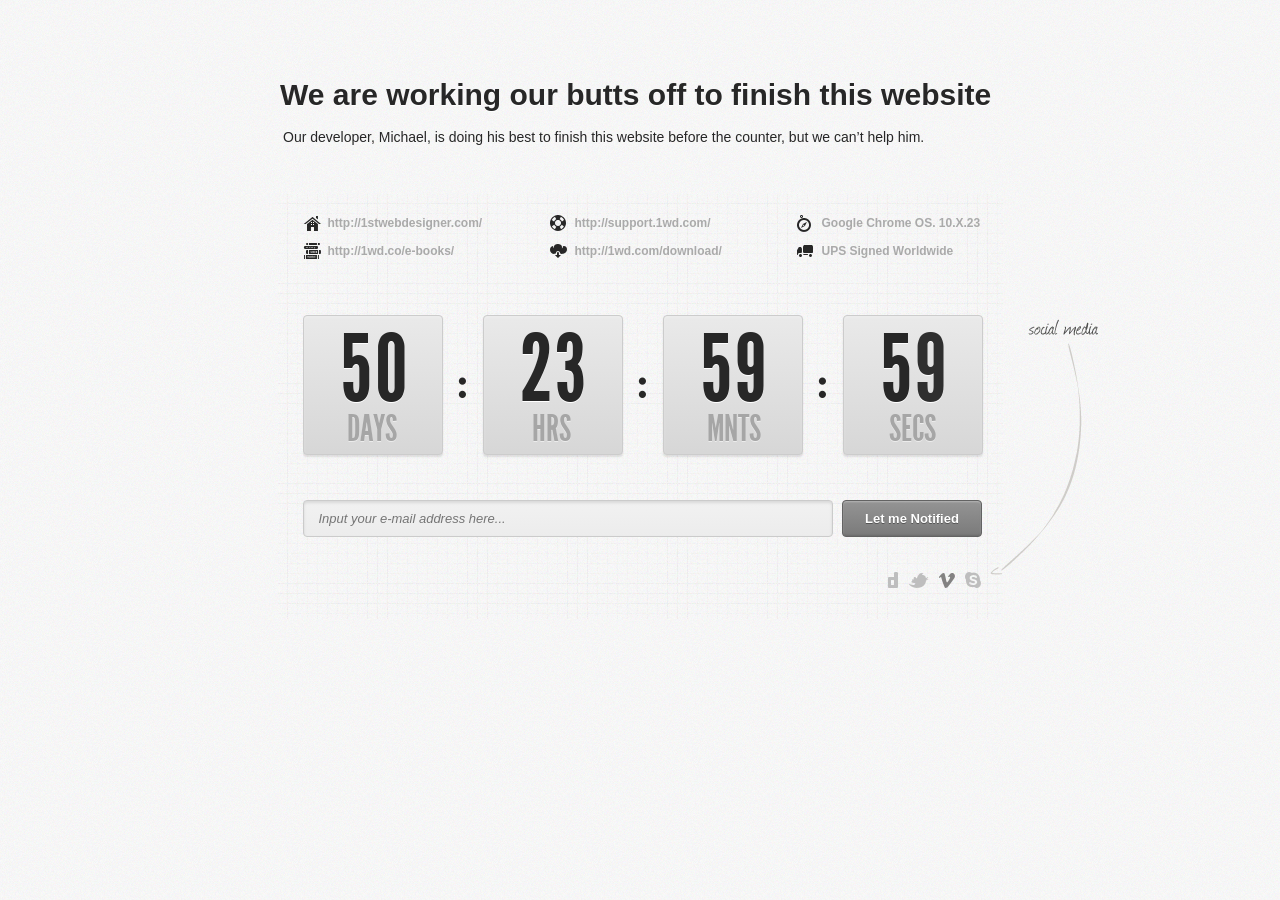
<file: 1WD-coming-soon-page/index.html>
<!DOCTYPE html>

<html>

<head>

	<meta charset="utf-8" />

	<title>Minimal Coming Soon Page</title>

	<!-- CSS -->
	<link rel="stylesheet" href="css/reset.css">
	<link rel="stylesheet" href="fonts/stylesheet.css">
	<link rel="stylesheet" href="css/style.css">

	<!--[if lt IE 9]>
		<link rel="stylesheet" href="css/ie.css">
	<![endif]-->

	<!-- IE fix for HTML5 tags -->
	<!--[if lt IE 9]>
		<script src="http://html5shiv.googlecode.com/svn/trunk/html5.js"></script>
	<![endif]-->

	<!-- jQuery and Modernizr-->
	<script src="https://ajax.googleapis.com/ajax/libs/jquery/1.7.2/jquery.min.js"></script>
	<script src="js/modernizr.custom.js"></script>

	<!-- Countdown timer and other animations -->
	<script src="js/jquery.countdown.js"></script>
	<script src="js/script.js"></script>

</head>

<body>

	<header>
		<h1>We are working our butts off to finish this website</h1>
		<p>Our developer, Michael, is doing his best to finish this website before the counter, but we can’t help him.</p>
	</header>

	<div id="main">
		<div id="links">
			<div class="home"><a href="">http://1stwebdesigner.com/</a></div>
			<div class="support"><a href="">http://support.1wd.com/</a></div>
			<div class="browser"><a href="">Google Chrome OS. 10.X.23</a></div>
			<div class="books"><a href="">http://1wd.co/e-books/</a></div>
			<div class="download"><a href="">http://1wd.com/download/</a></div>
			<div class="ups"><a href="">UPS Signed Worldwide</a></div>
		</div>

		<div id="counter"></div>

		<form action="" method="get">
			<input type="text" class="email" placeholder="Input your e-mail address here..." required />
			<input type="submit" class="submit" value="Let me Notified" />
		</form>

		<div class="social-media-arrow"></div>

		<footer>
			<ul>
				<li><a class="digg" href=""></a></li>
				<li><a class="twitter" href=""></a></li>
				<li><a class="vimeo" href=""></a></li>
				<li><a class="skype" href=""></a></li>
			</ul>
		</footer>
	</div>

</body>

</html>
</file>
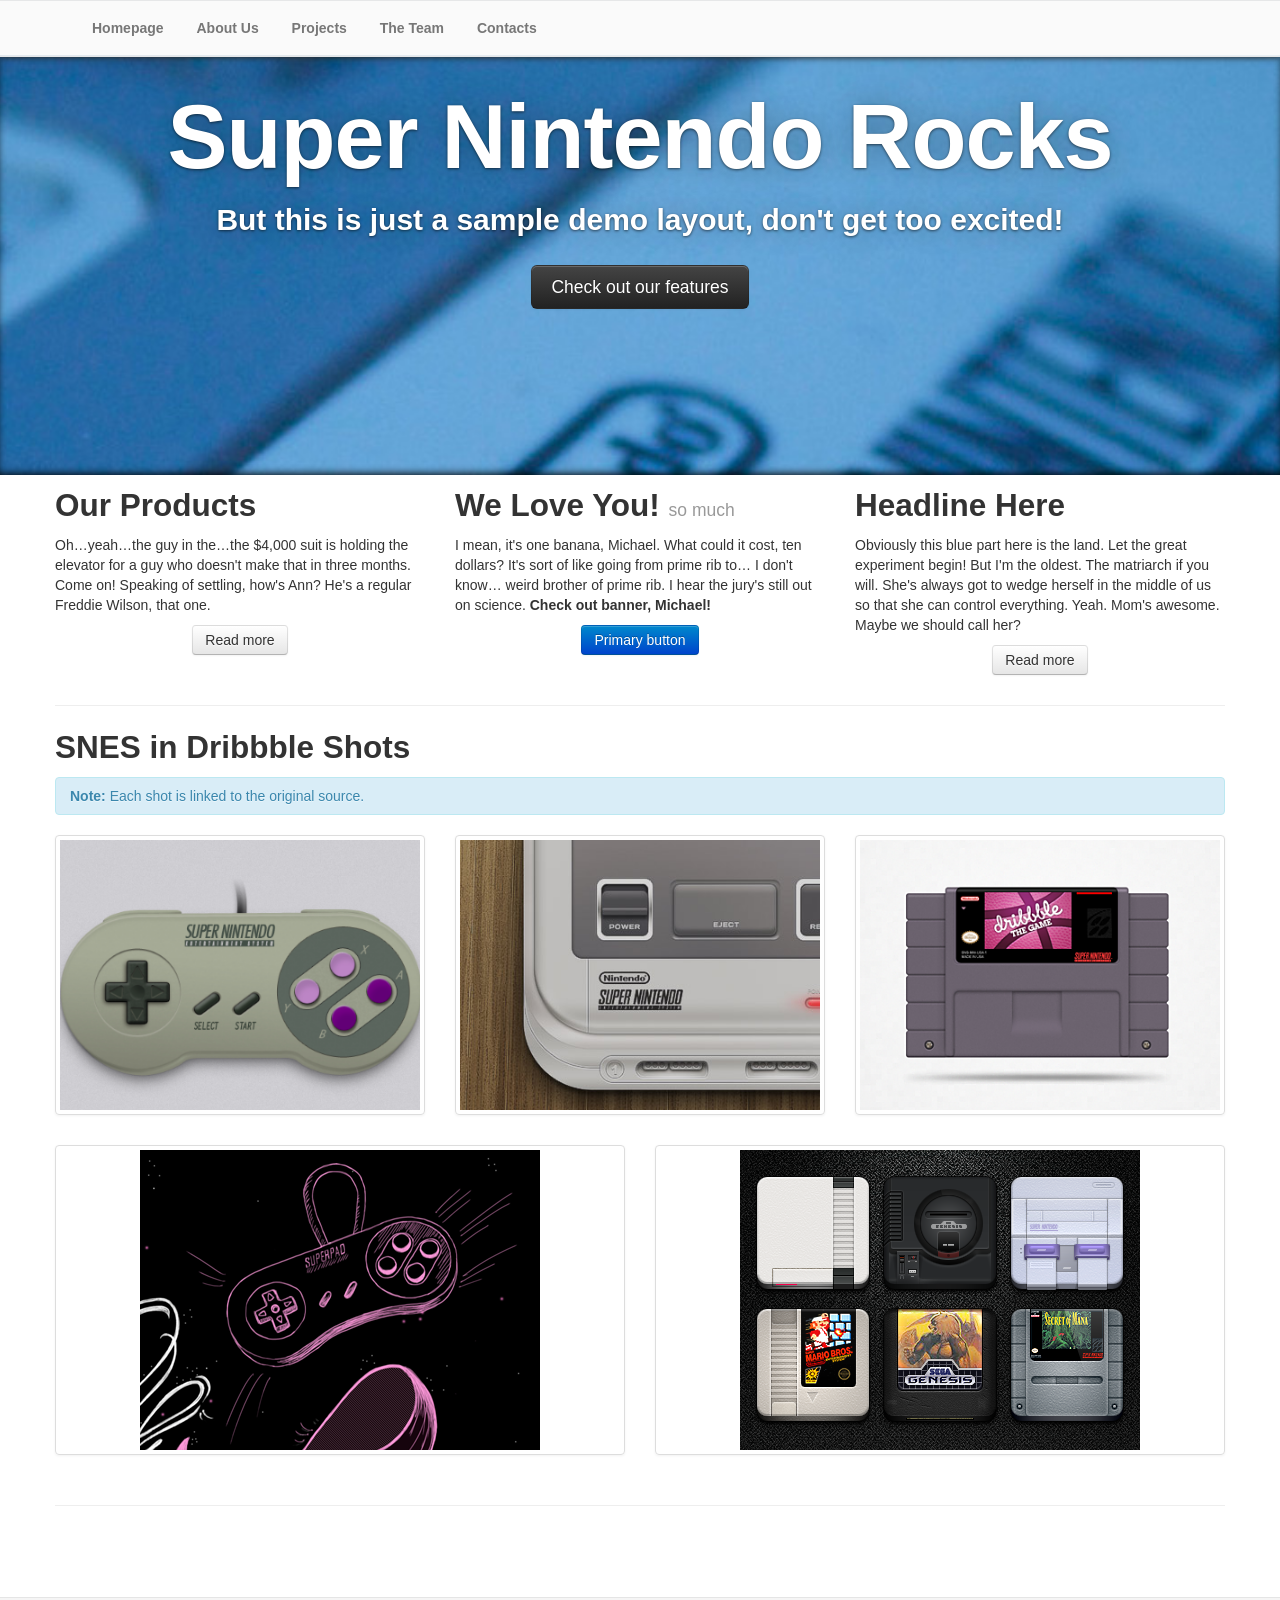
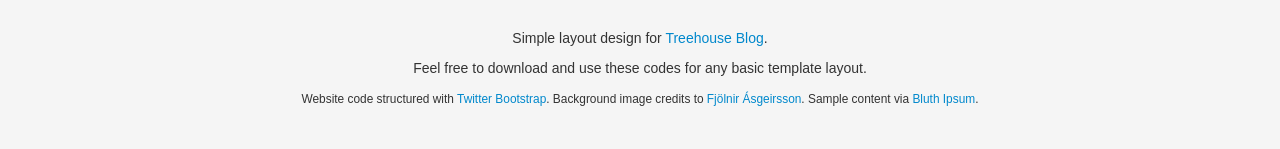
<file: bootstrap-html5-layout-source/index.html>
<!doctype html>
<html lang="en-US">
<head>
  <meta http-equiv="Content-Type" content="text/html;charset=utf-8">
  <title>Bootstrap Page Layout - Sample Demo</title>
  <link rel="shortcut icon" href="http://teamtreehouse.com/assets/favicon.ico">
  <link rel="icon" href="http://teamtreehouse.com/assets/favicon.ico">
  <link rel="stylesheet" type="text/css" media="all" href="css/bootstrap.min.css">
  <link rel="stylesheet" type="text/css" media="all" href="css/bootstrap-responsive.min.css">
  <link rel="stylesheet" type="text/css" media="all" href="css/global.css">
  <script type="text/javascript" src="https://ajax.googleapis.com/ajax/libs/jquery/1.9.1/jquery.min.js"></script>
  <script type="text/javascript" language="javascript" charset="utf-8" src="js/bootstrap.min.js"></script>
</head>

<body>
    <nav id="navigation">
      <div class="container">
        <ul class="navlinks">
          <li><a href="index.html">Homepage</a></li>
          <li><a href="index.html">About Us</a></li>
          <li><a href="index.html">Projects</a></li>
          <li><a href="index.html">The Team</a></li>
          <li><a href="index.html">Contacts</a></li>
        </ul>
      </div>
    </nav>
    
    <header id="heading">
      <div class="container text-center">
        <h1>Super Nintendo Rocks</h1>
        <h4>But this is just a sample demo layout, don't get too excited!</h4>
        
        <p><a href="index.html" class="btn btn-large btn-inverse">Check out our features</a></p>
      </div>
    </header>
    
    <div id="main-content">
      <div class="container">
         <div class="row">
           <div class="span4">
             <h2>Our Products</h2>
             <p>Oh…yeah…the guy in the…the $4,000 suit is holding the elevator for a guy who doesn't make that in three months. Come on! Speaking of settling, how's Ann? He's a regular Freddie Wilson, that one.</p>
             <p class="text-center"><a class="btn" href="index.html">Read more</a></p>
           </div>
   
           <div class="span4">
             <h2>We Love You! <small>so much</small></h2>
             <p>I mean, it's one banana, Michael. What could it cost, ten dollars? It's sort of like going from prime rib to… I don't know… weird brother of prime rib. I hear the jury's still out on science. <strong>Check out banner, Michael!</strong></p>
             <p class="text-center"><a class="btn btn-primary" href="index.html">Primary button</a></p>
           </div>
   
           <div class="span4">
             <h2>Headline Here</h2>
             <p>Obviously this blue part here is the land. Let the great experiment begin! But I'm the oldest. The matriarch if you will. She's always got to wedge herself in the middle of us so that she can control everything. Yeah. Mom's awesome. Maybe we should call her?</p>
             <p class="text-center"><a class="btn" href="index.html">Read more</a></p>
           </div>
        </div><!-- @end .row -->
        
        <hr>
        
        <h2>SNES in Dribbble Shots</h2>
        <div class="alert alert-info">
          <strong>Note:</strong> Each shot is linked to the original source.
        </div>
        
        <div class="row-fluid">
          <ul class="thumbnails">
            <li class="span4">
              <a href="http://dribbble.com/shots/39065-snes-controller" class="thumbnail" target="_blank">
              <img src="images/dribbble/01-snes-controller.png" alt="snes controller dribbble shot">
              </a>
            </li>
            <li class="span4">
              <a href="http://dribbble.com/shots/525128-Micons-Series-2-SNES" class="thumbnail" target="_blank">
              <img src="images/dribbble/02-snes-console-mini-icons.png" alt="minicon series2 snes console">
              </a>
            </li>
            <li class="span4">
              <a href="http://dribbble.com/shots/633186-The-Game" class="thumbnail" target="_blank">
              <img src="images/dribbble/03-snes-video-game-dribbble.png" alt="snes video game cartridge shot">
              </a>
            </li>
          </ul>
        </div><!-- @end .row-fluid -->
        
        <div class="row-fluid">
          <ul class="thumbnails">
            <li class="span6">
              <a href="http://dribbble.com/shots/758735-Oh-Oh-Please-Amaze-Me-Detail-IV" class="thumbnail" target="_blank">
              <img src="images/dribbble/04-superpad-dark-illustration.png" alt="dribbble shots super nintendo">
              </a>
            </li>
            <li class="span6">
              <a href="http://dribbble.com/shots/436565-Jaku-Console-Wars" class="thumbnail" target="_blank">
              <img src="images/dribbble/05-retro-console-wars.png" align="dribbble console wars super nintendo design">
              </a>
            </li>
          </ul>
        </div><!-- @end .row-fluid -->
        
        <hr>
      </div><!-- @end .container -->
    </div><!-- @end #main-content -->
    

    
    <div id="footer">
      <div class="container">
        <p>Simple layout design for <a href="http://blog.teamtreehouse.com/">Treehouse Blog</a>.</p>
        <p>Feel free to download and use these codes for any basic template layout.</p>
        <p><small>Website code structured with <a href="http://twitter.github.io/bootstrap/">Twitter Bootstrap</a>. Background image credits to <a href="http://www.flickr.com/photos/fjolnir/2342246699/">Fjölnir Ásgeirsson</a>. Sample content via <a href="http://bluthipsum.com/">Bluth Ipsum</a>.</small></p>
      </div>
    </div>
</body>
</html>
</file>
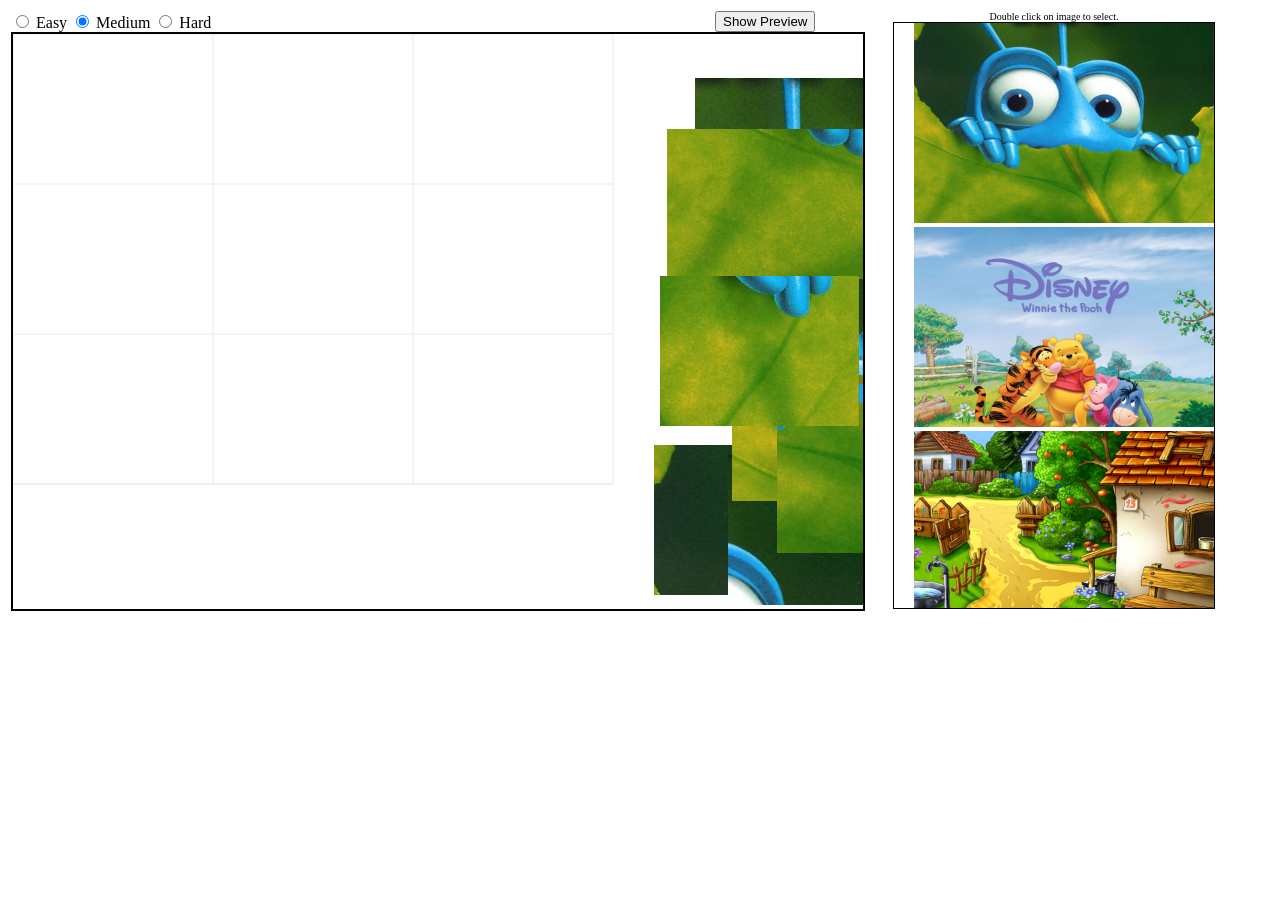
<file: JigsawPuzzleGameIn-Html5/index.html>
<!DOCTYPE html>
<html>
<head>
    <script type="text/javascript" src="Script/jigsawScript.js"></script>
    <script type="text/javascript">

        var game = null;
        var imageID = "img1";
        var totalRows = 3;
        var totalColumns = 3;


        function InitGame() {
            LoadNewImage(imageID);
        }

        function LoadNewImage(imgID) {
            imageID = imgID;
            
            SetRowsColumn();
            
            LoadGame();
        }
        
        function LoadGame() {
            var canvasID = "canJigsaw";

            game = new jigsaw(canvasID, imageID, totalRows, totalColumns);

            game.initDrawing();

        }

        function ShowPreview() {
            if (game) {

                game.showPreview();

            }
        }

        function SetRowsColumn() {
            var r1 = document.getElementById("rd1");
            var r2 = document.getElementById("rd2");
            var r3 = document.getElementById("rd3");

            if (r1.checked) {
                totalRows = 2;
                totalColumns = 2;

            }
            else if (r2.checked) {
                totalRows = 3;
                totalColumns = 3;

            }
            else if (r3.checked) {
                totalRows = 4;
                totalColumns = 4;

            }


        }

    </script>
</head>
<body onload="InitGame();">
    <table>
        <tr>
            <td>
                <div>
                    <table cellpadding="0" cellspacing="0" width="100%">
                        <tr>
                            <td>
                                <span>
                                    <input id="rd1" type="radio" value="Easy" name="r1" onclick="InitGame();" />
                                    Easy
                                    <input id="rd2" type="radio" value="Medium" name="r1" onclick="InitGame();" checked />
                                    Medium
                                    <input id="rd3" type="radio" value="Hard" name="r1" onclick="InitGame();" />
                                    Hard</span>
                            </td>
                            <td width="150px">
                                <span >
                                    <input type="button" value="Show Preview" onclick="ShowPreview()" />
                                </span>
                            </td>
                        </tr>
                    </table>
                </div>
                <div>
                    <canvas id="canJigsaw" width="850" height="575" style="border: black solid 2px;"></canvas>
                </div>
            </td>
            <td width="20px">
                &nbsp;
            </td>
            <td style="vertical-align: top;">
                <div style="font-size:10px; text-align:center;">Double click on image to select.</div>
                <div align="right" style="height: 585px; width: 320px; border: black solid 1px; overflow: auto;">
                    <div>
                        <img id="img1" width="300" height="200" ondblclick="LoadNewImage(this.id);" src="Images/BugsLife.jpg"></img>
                    </div>
                    <div>
                        <img id="img2" width="300" height="200" ondblclick="LoadNewImage(this.id);" src="Images/WTP.jpg"></img>
                    </div>
                    <div>
                        <img id="img3" width="300" height="200" ondblclick="LoadNewImage(this.id);" src="Images/Cartoon.jpg"></img>
                    </div>
                </div>
            </td>
        </tr>
    </table>
</body>
</html>
</file>
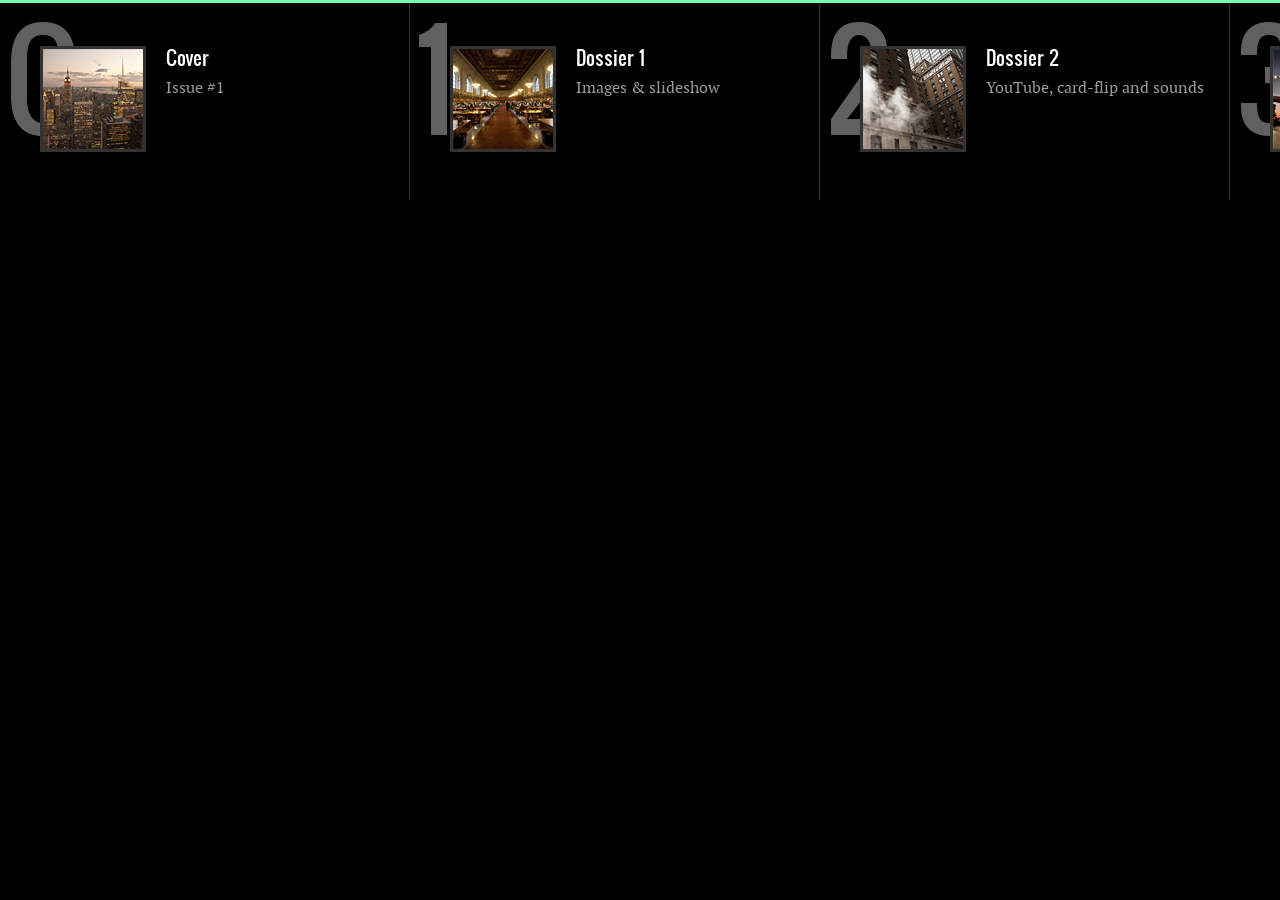
<file: Laker-Compendium/book/index.html>
<!--
#####################################################################
LAKER Version 1.2 – http://www.lakercompendium.com
#####################################################################
#####################################################################
This file contains the navigation bar which is display after a
doubletap on iOS devices.
#####################################################################
#####################################################################
#####################################################################
-->


<!DOCTYPE html>
<html xmlns:csi="http://www.massimocorner.com/libraries/csi/" lang="de">
<head>

<meta charset="utf-8">

<!--Prevent pinch to zoom on iOS devices-->
<meta name="viewport" content="width=1024, height=197, initial-scale=1.0, maximum-scale=1.0, user-scalable=no" />



<!--
############################################################################
Javascripts ################################################################
############################################################################
-->
<script type="text/javascript" src="js/Hyphenator.js"></script>
<script type="text/javascript" src="js/tmt_core.js"></script>
<script type="text/javascript" src="js/tmt_net.js"></script>
<script type="text/javascript" src="js/tmt_csi.js"></script>
        
<!--
############################################################################
Stylesheets ################################################################
############################################################################
-->

<!--Loading the main style sheet-->        
<link href="styles/styles.css" rel="stylesheet" type="text/css" />
        
  
</head>



<body class="body-toc-ios">

<!--Enable text hyphenation with Hyphenator.js-->
<div class="hyphenate">

	   <div class="toc-list-ios">
			<div class="hyphenate">
						
						<a class="toc-dossier" href="Cover.html">
						<div class="toc-dossier-number">C</div>
						<img class="toc-thumb" src="images/cover/toc-thumb.jpg" />
						<h1>Cover</h1>
						<p>Issue #1</p>
						</a><!--Link toc-dossier-->
						
						<a class="toc-dossier" href="Introduction.html">
						<div class="toc-dossier-number">1</div>
						<img class="toc-thumb" src="images/dossier-01/toc-thumb.jpg" />
						<h1>Dossier 1</h1>
						<p>Images &amp; slideshow</p>
						</a><!--Link toc-dossier-->
						
						<a class="toc-dossier" href="Interactivity.html">
						<div class="toc-dossier-number">2</div>
						<img class="toc-thumb" src="images/dossier-02/toc-thumb.jpg" />
						<h1>Dossier 2</h1>
						<p>YouTube, card-flip and sounds</p>
						</a><!--Link toc-dossier-->
						
						<a class="toc-dossier" href="Structure_and_Columns.html">
						<div class="toc-dossier-number">3</div>
						<img class="toc-thumb" src="images/dossier-03/toc-thumb.jpg" />
						<h1>Dossier 3</h1>
						<p>Structure &amp; Columns</p>
						</a><!--Link toc-dossier-->
						
						<a class="toc-dossier" href="Maps.html">
						<div class="toc-dossier-number">4</div>
						<img class="toc-thumb" src="images/dossier-04/toc-thumb.jpg" />
						<h1>Dossier 4</h1>
						<p>Google Maps</p>
						</a><!--Link toc-dossier-->
						
			</div><!--Div Hyphenate-->
      </div><!--Div toc-->
      
</div><!--Div hyphenate-->


</body>
</html>
</file>
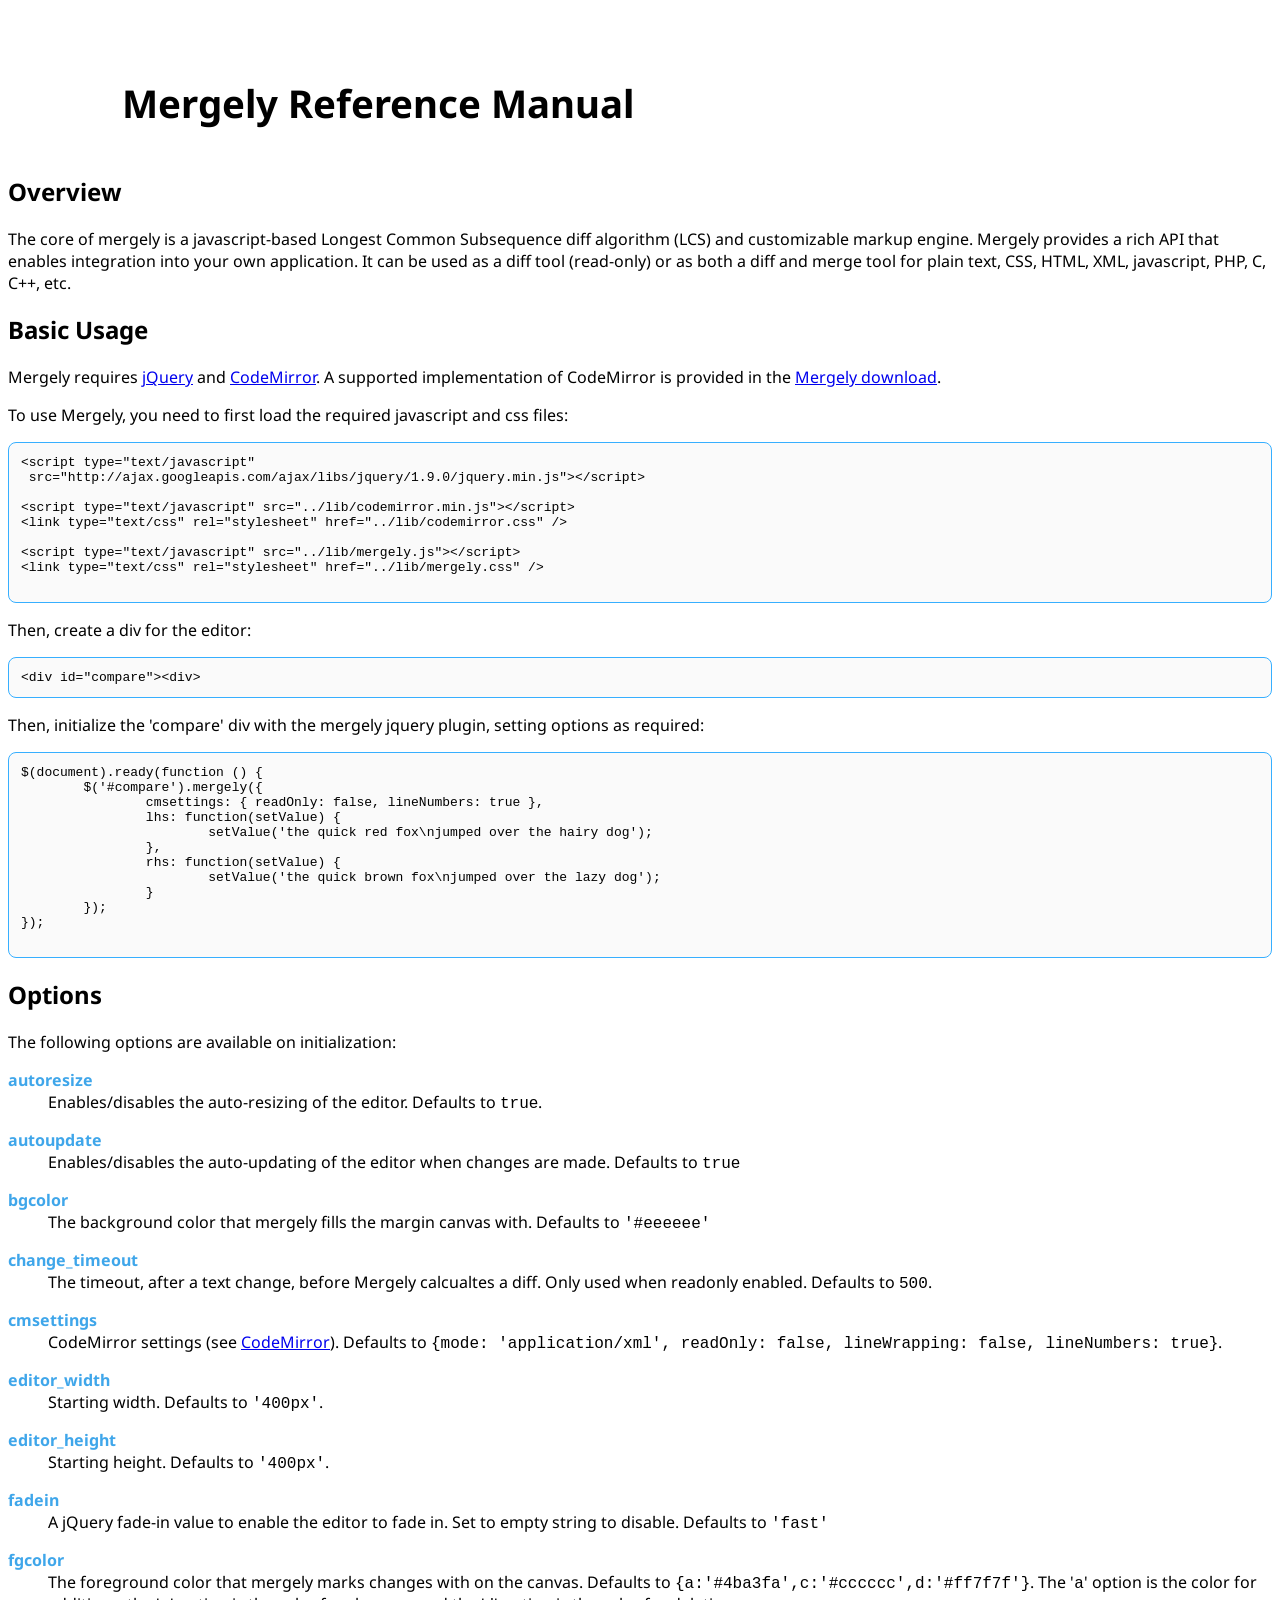
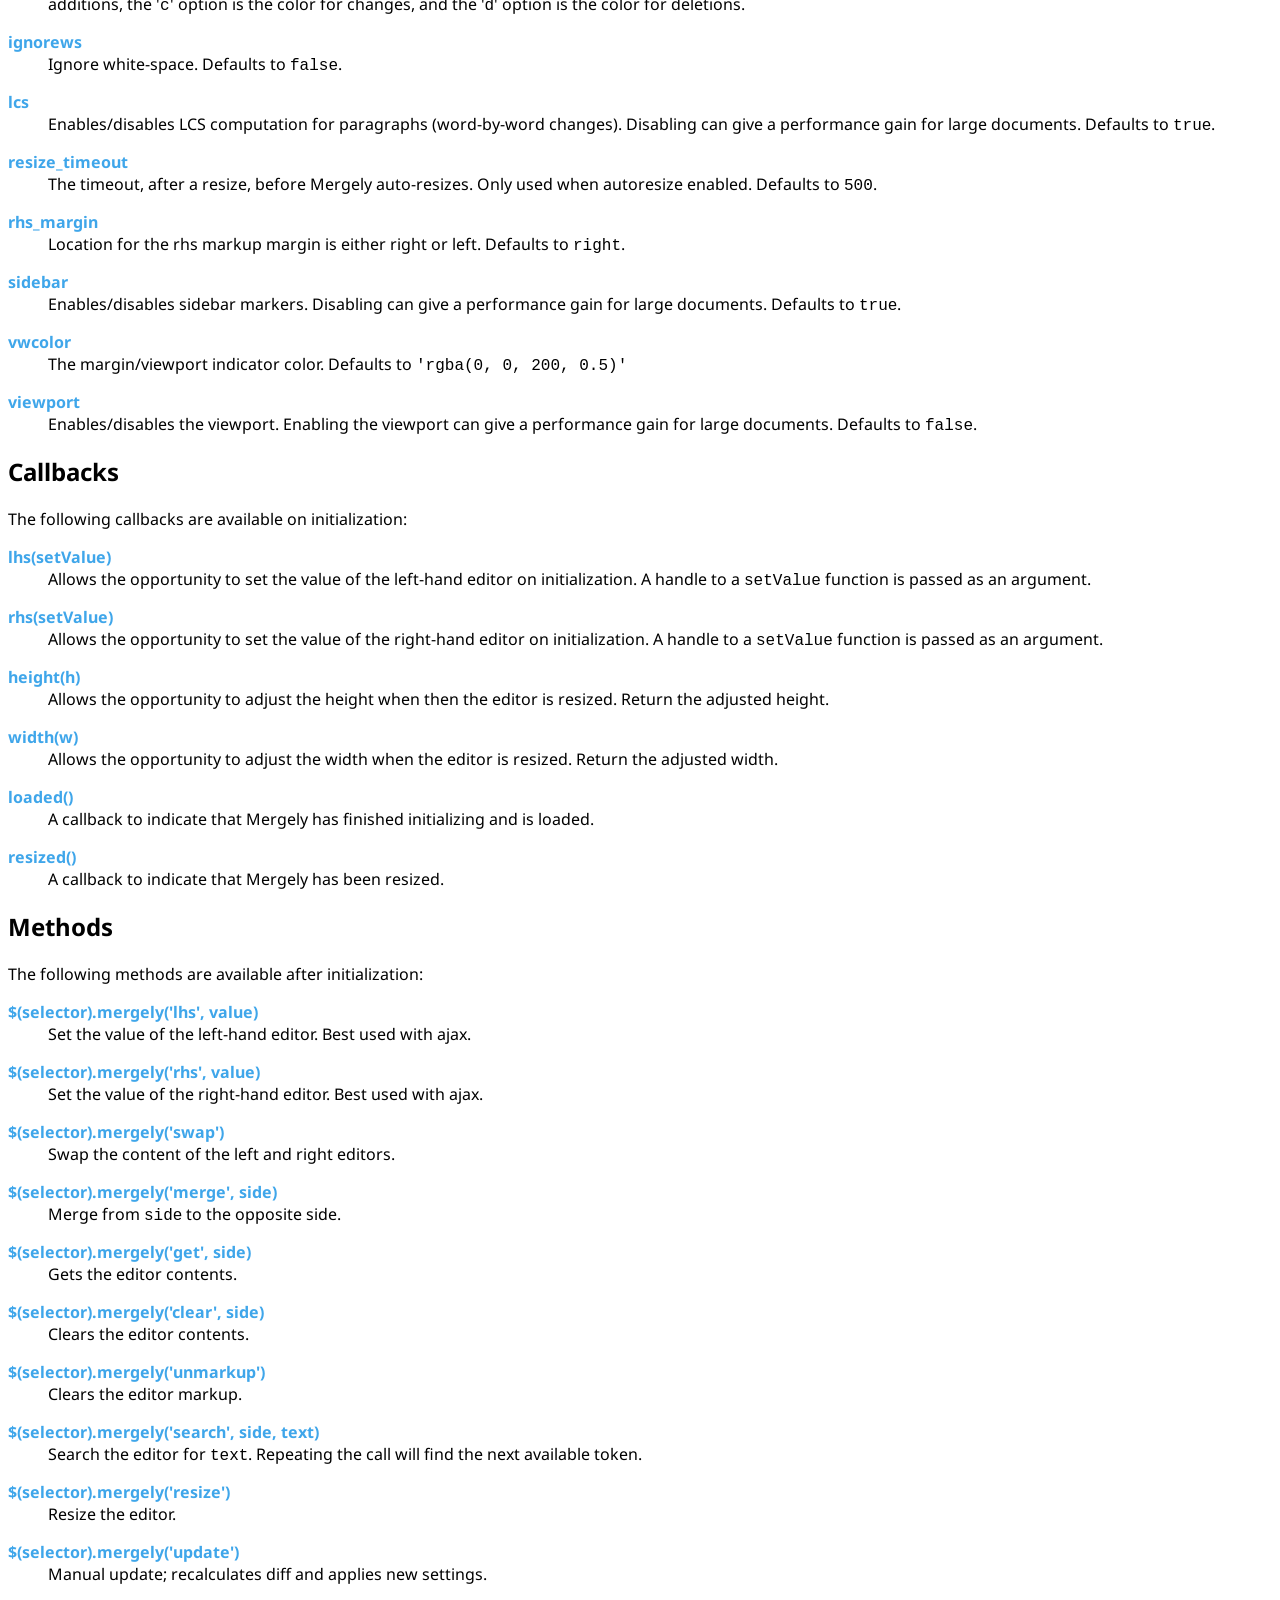
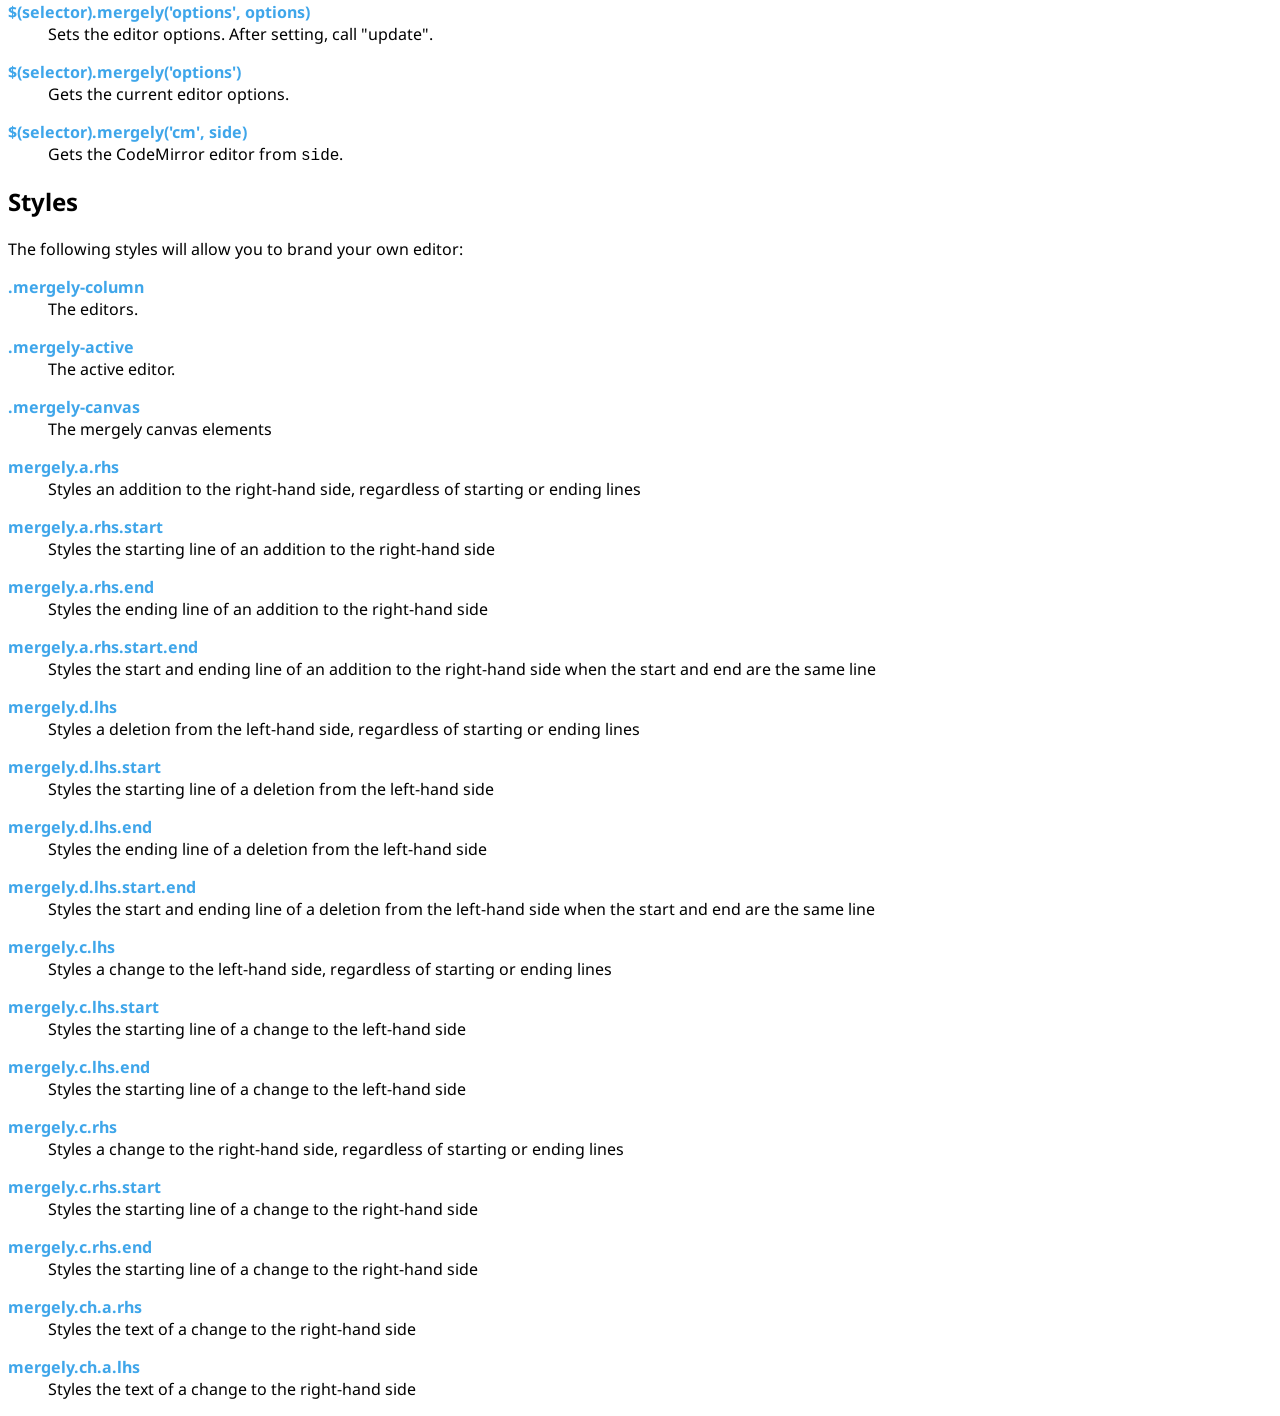
<file: SQLoogle/WebSite/Scripts/mergely-3.3.3/doc/index.html>
<!DOCTYPE HTML>
<html lang="en">
<head>
	<meta charset="utf-8" /><title>Mergely Manual</title>
	<meta http-equiv="content-type" content="text/html; charset=UTF-8"/>
	<meta name="description" content="Merge and Diff your documents with diff online and share" />
	<meta name="keywords" content="diff,merge,compare,jsdiff,comparison,difference,file,text,unix,patch,algorithm,saas,longest common subsequence" />
	<meta name="author" content="Jamie Peabody" />
	<link rel="shortcut icon" href="http://www.mergely.com/favicon.ico" />
	<link rel="canonical" href="http://www.mergely.com" />
	<link rel="stylesheet" type="text/css" href="http://fonts.googleapis.com/css?family=Droid+Sans|Droid+Sans:bold"/>
	
	<style type="text/css">
		body { font-family: Droid Sans, Arial, sans-serif; }
		pre.code { border: 1px solid #37AFFF; background-color: #fafafa; padding: 12px; }
		dt { color: #3FA6EA; font-weight: bold; }
		dd { margin-bottom: 1em; }
		h1 { margin-top: 0px; font-size: 2.4em; display: inline-block;}
		#logo { display: inline-block; width: 110px; height: 110px; background: transparent url(http://www.mergely.com/images/mergely_lg.png) no-repeat 0 center; }
		.code { border-radius: 8px; }
		span.code { font-family: "courier new", courier, fixed }
	</style>
</head>
<body>

	<div class="main">
	
		<div id="body">
			<div id="bodycontent" style="margin-right:0px;">
				<a id="logo" title="Back to Mergely" href="http://www.mergely.com"><div id="logo"></div></a>
				<!--START-->
				<h1>Mergely Reference Manual</h1>
				
				<h2>Overview</h2>
				<p>
					The core of mergely is a javascript-based Longest Common Subsequence diff algorithm (LCS)
					and customizable markup engine.  Mergely provides a rich API that enables integration into 
					your own application.  It can be used as a diff tool (read-only) or as both a diff and merge 
					tool for plain text, CSS, HTML, XML, javascript, PHP, C, C++, etc.
				</p>
			
				<h2>Basic Usage</h2>
				<p>
					Mergely requires <a href="http://jquery.com">jQuery</a> and <a target="_blank" href="http://codemirror.net">CodeMirror</a>.
					A supported implementation of CodeMirror is provided in the <a href="http://www.mergely.com/download">Mergely download</a>.
				</p>
				<p>
					To use Mergely, you need to first load the required javascript and css files:
				</p>
				<pre class="code">
&lt;script type="text/javascript"
 src="http://ajax.googleapis.com/ajax/libs/jquery/1.9.0/jquery.min.js"&gt;&lt;/script&gt;

&lt;script type="text/javascript" src="../lib/codemirror.min.js"&gt;&lt;/script&gt;
&lt;link type="text/css" rel="stylesheet" href="../lib/codemirror.css" /&gt;

&lt;script type="text/javascript" src="../lib/mergely.js"&gt;&lt;/script&gt;
&lt;link type="text/css" rel="stylesheet" href="../lib/mergely.css" /&gt;
				</pre>
				<p>
					Then, create a div for the editor:
				</p>
				<pre class="code">&lt;div id="compare"&gt;&lt;div&gt;</pre>
				<p>
					Then, initialize the 'compare' div with the mergely jquery plugin, setting
					options as required:
				</p>
				<pre class="code">
$(document).ready(function () {
	$('#compare').mergely({
		cmsettings: { readOnly: false, lineNumbers: true },
		lhs: function(setValue) {
			setValue('the quick red fox\njumped over the hairy dog');
		},
		rhs: function(setValue) {
			setValue('the quick brown fox\njumped over the lazy dog');
		}
	});
});
				</pre>
				
				<h2>Options</h2>
				<p>
					The following options are available on initialization:
				</p>
				<dl>
					<dt id="autoresize">autoresize</dt>
					<dd>Enables/disables the auto-resizing of the editor. Defaults to <span class="code">true</span>.</dd>
					<dt id="autoupdate">autoupdate</dt>
					<dd>Enables/disables the auto-updating of the editor when changes are made.  Defaults to <span class="code">true</span></dd>
					<dt id="bgcolor">bgcolor</dt>
					<dd>The background color that mergely fills the margin canvas with.  Defaults to <span class="code">'#eeeeee'<span></dd>
					<dt id="change_timeout">change_timeout</dt>
					<dd>The timeout, after a text change, before Mergely calcualtes a diff.  Only used when readonly enabled.  Defaults to <span class="code">500</span>.</dd>
					<dt id="cmsettings">cmsettings</dt>
					<dd>CodeMirror settings (see <a target="_blank" href="http://codemirror.net/doc/manual.html#option_value">CodeMirror</a>).  Defaults to <span class="code">{mode: 'application/xml', readOnly: false, lineWrapping: false, lineNumbers: true}</span>.</dd>
					<dt id="editor_width">editor_width</dt>
					<dd>Starting width.  Defaults to <span class="code">'400px'</span>.</dd>
					<dt id="editor_height">editor_height</dt>
					<dd>Starting height.  Defaults to <span class="code">'400px'</span>.</dd>
					<dt id="fadein">fadein</dt>
					<dd>A jQuery fade-in value to enable the editor to fade in.  Set to empty string to disable.  Defaults to <span class="code">'fast'<span></dd>
					<dt id="fgcolor">fgcolor</dt>
					<dd>
						The foreground color that mergely marks changes with on the canvas.  Defaults to <span class="code">{a:'#4ba3fa',c:'#cccccc',d:'#ff7f7f'}</span>.
						The '<span class="code">a</span>' option is the color for additions, the '<span class="code">c</span>' option is the color for
						changes, and the '<span class="code">d</span>' option is the color for deletions.
					</dd>
					<dt id="ignorews">ignorews</dt>
					<dd>Ignore white-space. Defaults to <span class="code">false</span>.</dd>
					<dt id="lcs">lcs</dt>
					<dd>Enables/disables LCS computation for paragraphs (word-by-word changes).  Disabling can give a performance gain for large documents. Defaults to <span class="code">true</span>.</dd>
					<dt id="resize_timeout">resize_timeout</dt>
					<dd>The timeout, after a resize, before Mergely auto-resizes.  Only used when autoresize enabled.  Defaults to <span class="code">500</span>.</dd>
					<dt id="rhs_margin">rhs_margin</dt>
					<dd>Location for the rhs markup margin is either right or left.  Defaults to <span class="code">right</span>.</dd>
					<dt id="sidebar">sidebar</dt>
					<dd>Enables/disables sidebar markers.  Disabling can give a performance gain for large documents. Defaults to <span class="code">true</span>.</dd>
					<dt id="vwcolor">vwcolor</dt>
					<dd>The margin/viewport indicator color.  Defaults to <span class="code">'rgba(0, 0, 200, 0.5)'<span></dd>
					<dt id="viewport">viewport</dt>
					<dd>Enables/disables the viewport.  Enabling the viewport can give a performance gain for large documents. Defaults to <span class="code">false</span>.</dd>
				</dl>
				
				<h2>Callbacks</h2>
				<p>
					The following callbacks are available on initialization:
				<p>
				<dl>
					<dt>lhs(setValue)</dt>
					<dd>Allows the opportunity to set the value of the left-hand editor on initialization.  A handle to a <span class="code">setValue</span> function is passed as an argument.</dd>
					<dt>rhs(setValue)</dt>
					<dd>Allows the opportunity to set the value of the right-hand editor on initialization.  A handle to a <span class="code">setValue</span> function is passed as an argument.</dd>
					<dt>height(h)</dt>
					<dd>Allows the opportunity to adjust the height when then the editor is resized.  Return the adjusted height.</dd>
					<dt>width(w)</dt>
					<dd>Allows the opportunity to adjust the width when the editor is resized.  Return the adjusted width.</dd>
					<dt>loaded()</dt>
					<dd>A callback to indicate that Mergely has finished initializing and is loaded.</dd>
					<dt>resized()</dt>
					<dd>A callback to indicate that Mergely has been resized.</dd>
				</dl>

				<h2>Methods</h2>
				<p>
					The following methods are available after initialization:
				<p>
				<dl>
					<dt>$(selector).mergely('lhs', value)</dt>
					<dd>Set the value of the left-hand editor.  Best used with ajax.</dd>
					
					<dt>$(selector).mergely('rhs', value)</dt>
					<dd>Set the value of the right-hand editor.  Best used with ajax.</dd>
					
					<dt>$(selector).mergely('swap')</dt>
					<dd>Swap the content of the left and right editors.</dd>
					
					<dt>$(selector).mergely('merge', side)</dt>
					<dd>Merge from <span class="code">side</span> to the opposite side.</dd>
					
					<dt>$(selector).mergely('get', side)</dt>
					<dd>Gets the editor contents.</dd>
					
					<dt>$(selector).mergely('clear', side)</dt>
					<dd>Clears the editor contents.</dd>
					
					<dt>$(selector).mergely('unmarkup')</dt>
					<dd>Clears the editor markup.</dd>
					
					<dt>$(selector).mergely('search', side, text)</dt>
					<dd>Search the editor for <span class="code">text</span>.  Repeating the call will find the next available token.</dd>
					
					<dt>$(selector).mergely('resize')</dt>
					<dd>Resize the editor.</dd>
					
					<dt>$(selector).mergely('update')</dt>
					<dd>Manual update; recalculates diff and applies new settings.</dd>
					
					<dt>$(selector).mergely('options', options)</dt>
					<dd>Sets the editor options.  After setting, call "update".</dd>
					
					<dt>$(selector).mergely('options')</dt>
					<dd>Gets the current editor options.</dd>
					
					<dt>$(selector).mergely('cm', side)</dt>
					<dd>Gets the CodeMirror editor from <span class="code">side</span>.</dd>
				</dl>
				
				<h2>Styles</h2>
				<p>
					The following styles will allow you to brand your own editor:
				</p>
				<dl>
					<dt>.mergely-column</dt>
					<dd>The editors.</dd>
					<dt>.mergely-active</dt>
					<dd>The active editor.</dd>
					<dt>.mergely-canvas</dt>
					<dd>The mergely canvas elements</dd>
					
					<dt>mergely.a.rhs</dt>
					<dd>Styles an addition to the right-hand side, regardless of starting or ending lines</dd>
					<dt>mergely.a.rhs.start</dt>
					<dd>Styles the starting line of an addition to the right-hand side</dd>
					<dt>mergely.a.rhs.end</dt>
					<dd>Styles the ending line of an addition to the right-hand side</dd>
					<dt>mergely.a.rhs.start.end</dt>
					<dd>Styles the start and ending line of an addition to the right-hand side when the start and end are the same line</dd>

					<dt>mergely.d.lhs</dt>
					<dd>Styles a deletion from the left-hand side, regardless of starting or ending lines</dd>
					<dt>mergely.d.lhs.start</dt>
					<dd>Styles the starting line of a deletion from the left-hand side</dd>
					<dt>mergely.d.lhs.end</dt>
					<dd>Styles the ending line of a deletion from the left-hand side</dd>
					<dt>mergely.d.lhs.start.end</dt>
					<dd>Styles the start and ending line of a deletion from the left-hand side when the start and end are the same line</dd>

					<dt>mergely.c.lhs</dt>
					<dd>Styles a change to the left-hand side, regardless of starting or ending lines</dd>
					<dt>mergely.c.lhs.start</dt>
					<dd>Styles the starting line of a change to the left-hand side</dd>
					<dt>mergely.c.lhs.end</dt>
					<dd>Styles the starting line of a change to the left-hand side</dd>
					
					<dt>mergely.c.rhs</dt>
					<dd>Styles a change to the right-hand side, regardless of starting or ending lines</dd>
					<dt>mergely.c.rhs.start</dt>
					<dd>Styles the starting line of a change to the right-hand side</dd>
					<dt>mergely.c.rhs.end</dt>
					<dd>Styles the starting line of a change to the right-hand side</dd>
					
					<dt>mergely.ch.a.rhs</dt>
					<dd>Styles the text of a change to the right-hand side</dd>
					<dt>mergely.ch.a.lhs</dt>
					<dd>Styles the text of a change to the right-hand side</dd>
				</dl>
				<!--END-->
			</div>
		</div>
	</div>
	
</body>
</html>
</file>
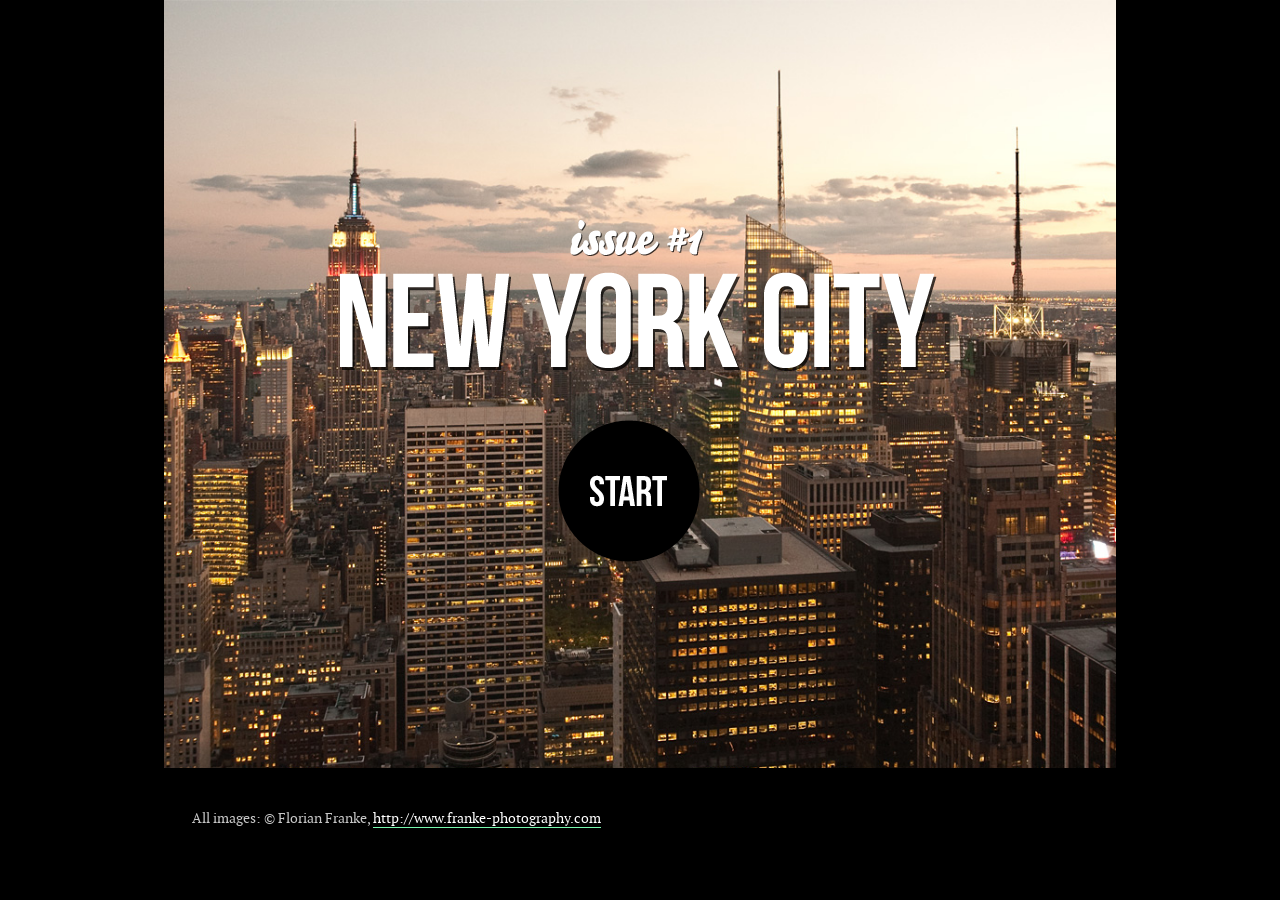
<file: Laker-Compendium/book/Cover.html>
<!--
#####################################################################
LAKER Version 1.2 – http://www.lakercompendium.com
#####################################################################
#####################################################################
This is a dossier file.
#####################################################################
#####################################################################
#####################################################################
-->


<!DOCTYPE html>
<html xmlns:csi="http://www.massimocorner.com/libraries/csi/" lang="de">
<head>

<!--
############################################################################
META information ###########################################################
############################################################################
-->

<meta charset="utf-8">

<!--Prevent pinch to zoom on iOS devices-->
<meta name="viewport" content="width=device-width; initial-scale=1.0; maximum-scale=1.0; user-scalable=no;" />

<!--Allow saving as a web app on the home screen on iOS Devices (doesn't apply in Baker)-->
<meta name="apple-mobile-web-app-capable" content="yes" />

<!--If the page is saved as a web app, the statusbar will be black-translucent (doesn't apply in Baker)-->
<meta name="apple-mobile-web-app-status-bar-style" content="black-translucent" />

<!--Prevent phone number detection on iOS devices-->
<meta name="format-detection" content="telephone=no" />


<!--Title. The content of the title is displayed on the loading screen on iOS devices-->
<title>Cover • Issue #1</title>

<!--
############################################################################
Stylesheets ################################################################
############################################################################
-->

<!--Loading the main style sheet-->
<link href="styles/styles.css" rel="stylesheet" type="text/css" />

<!--Loading the dossier specific css-->
<link href="styles/dossiers/cover.css" rel="stylesheet" type="text/css" />

<!--
############################################################################
Javascripts ################################################################
############################################################################
-->

<script src="js/Hyphenator.js" type="text/javascript"></script>
<script src="js/jquery-1.5.min.js" type="text/javascript"></script>
<script type="text/javascript" src="js/tmt_core.js"></script>
<script type="text/javascript" src="js/tmt_net.js"></script>
<script type="text/javascript" src="js/tmt_csi.js"></script>
<script type="text/javascript" src="js/article-nav.js"></script>

<!--Mandatory JavaScripts (Uncomment if not used to speed up performance)
<script type="text/javascript" src="js/jquery.jplayer.min.js"></script>
<script src="js/jquery.touchSwipe-1.2.1.js" type="text/javascript"></script>
-->

</head>

<body>

<!--
/////////////////////////////////////////////////////////////////////////////
/////////////////////////////////////////////////////////////////////////////
IMPORTANT! 
IT'S THE FRONT PAGE, SO WE DON'T ACTUALLY NEED THE NAVIGATION BAR HERE.
A LINK TO THE FIRST PAGE IS PLACED IN THE CONTET. 
/////////////////////////////////////////////////////////////////////////////
/////////////////////////////////////////////////////////////////////////////


<!--Enable text hyphenation with Hyphenator.js-->
<div class="hyphenate">


<!--
############################################################################
Start content ##############################################################
############################################################################
-->


<!--Dossier start image-->
<div class="dossier-start-bg">
<!--(if you want to place something on top of the picture, place it here-->

<a href="Introduction.html"><img src="images/cover/cover-typo.png" /></a>

</div><!-- Div dossier-start-bg-->
 
  

</div><!--Div hyphenate-->

  
  
  <!--
############################################################################
Start Footer ###############################################################
############################################################################
-->
  

<!--Include footer data from inc/footer.html-->
<div class="footer">
  <div id="includeFooter" csi:src="inc/footer.html"></div>
</div><!--Div footer-->

<!--
############################################################################
End Footer #################################################################
############################################################################
-->

</body>
</html>
</file>
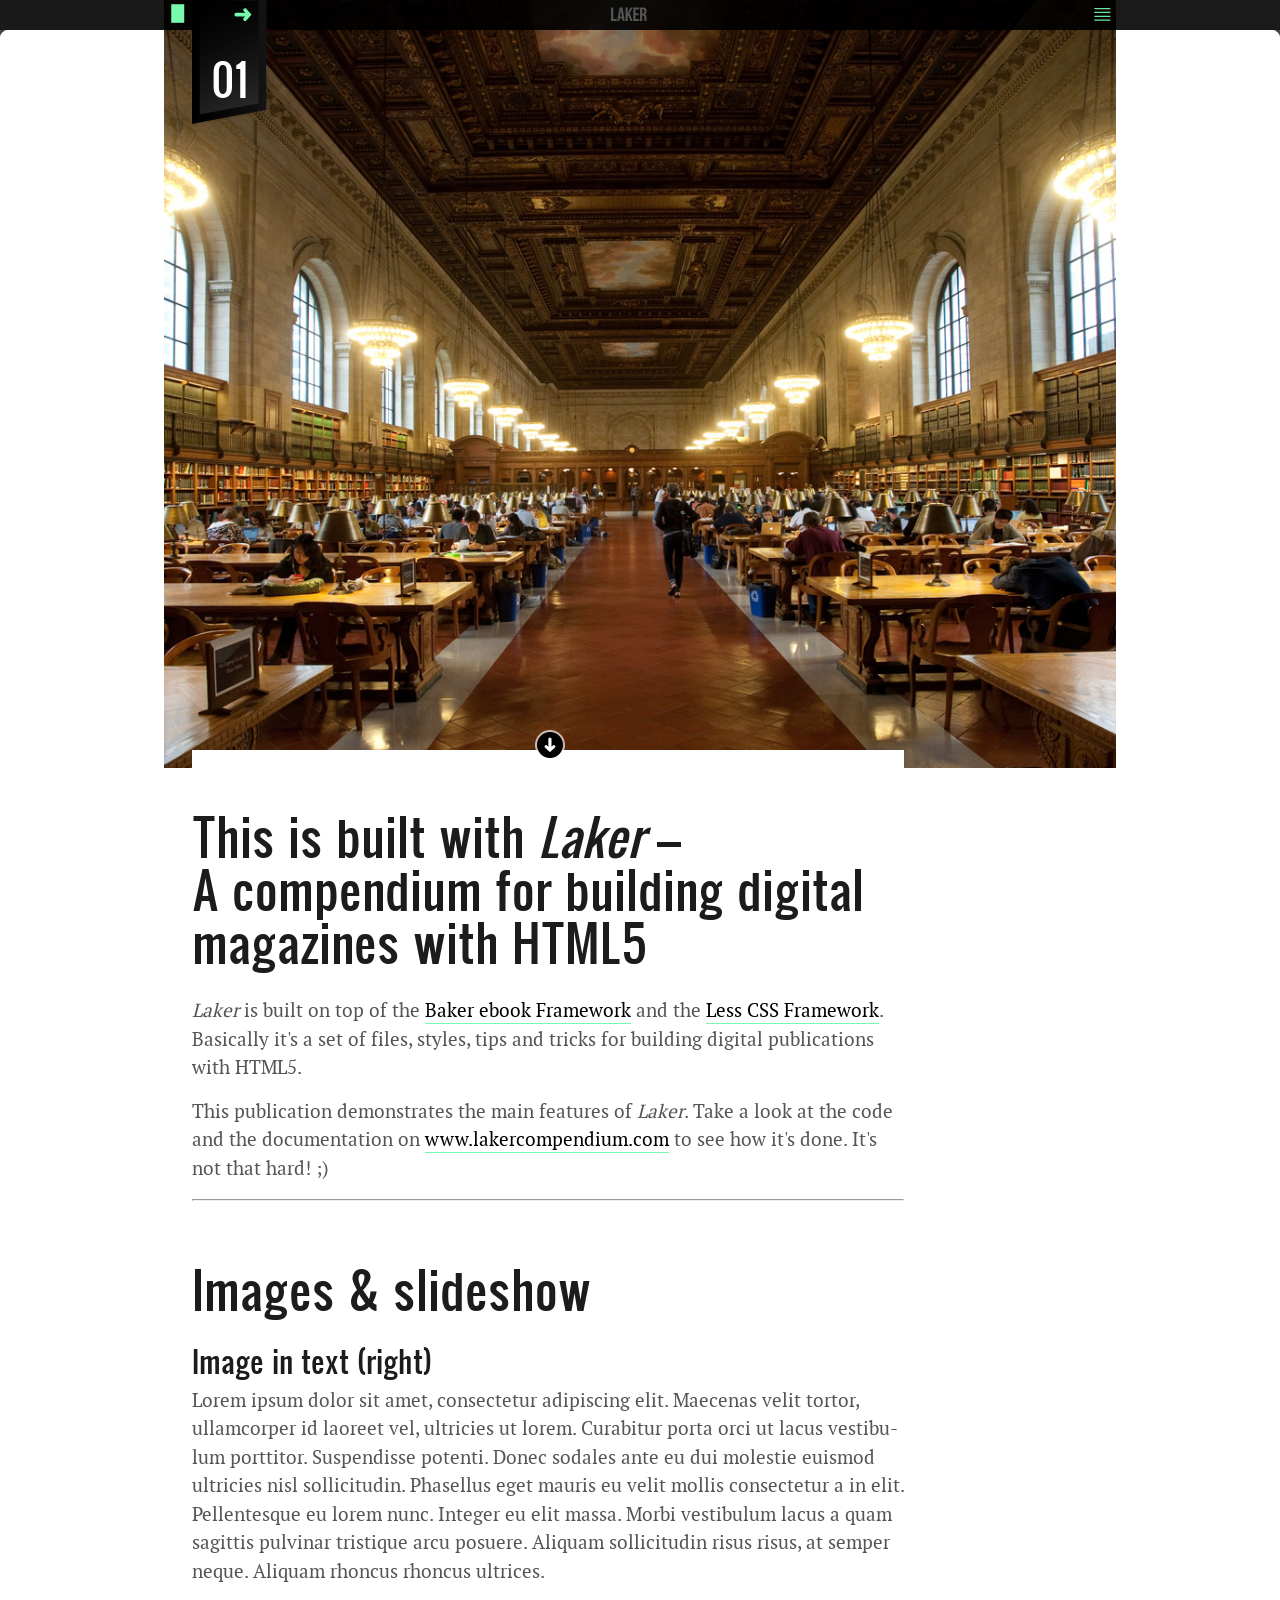
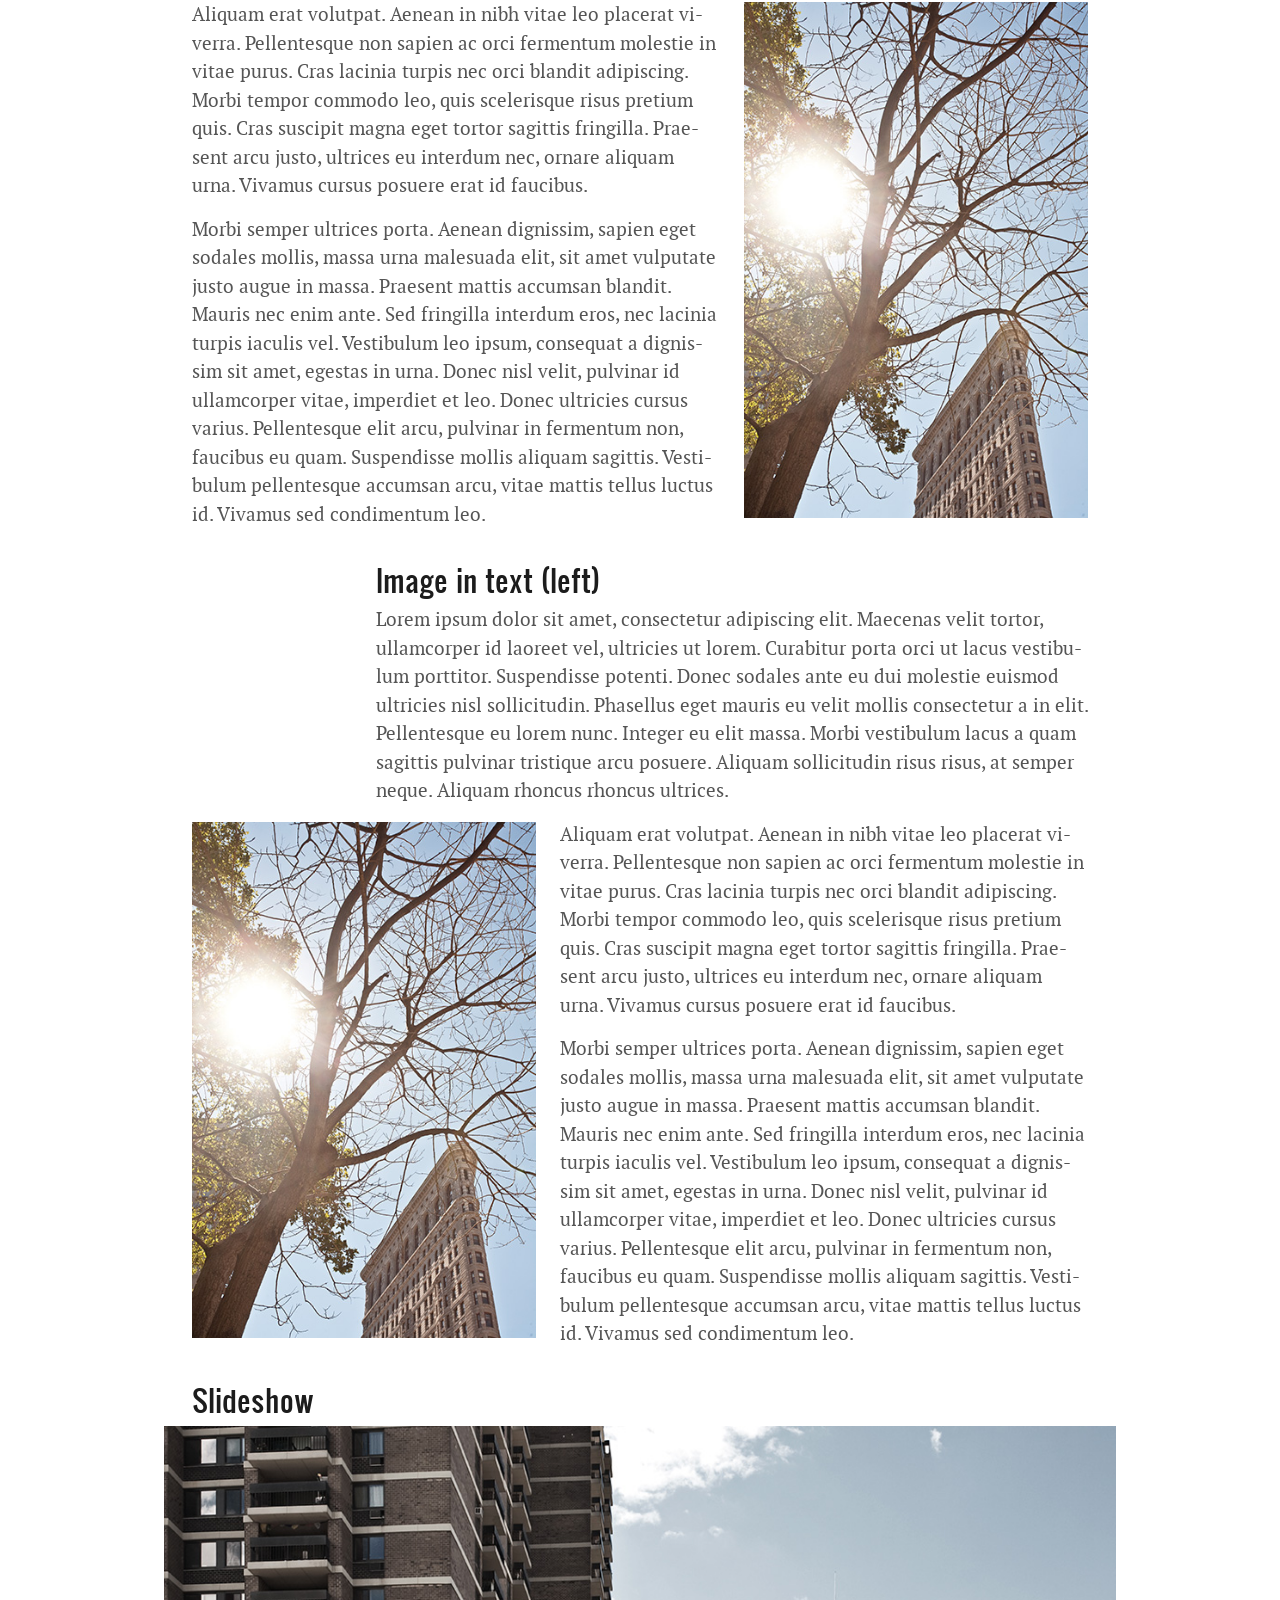
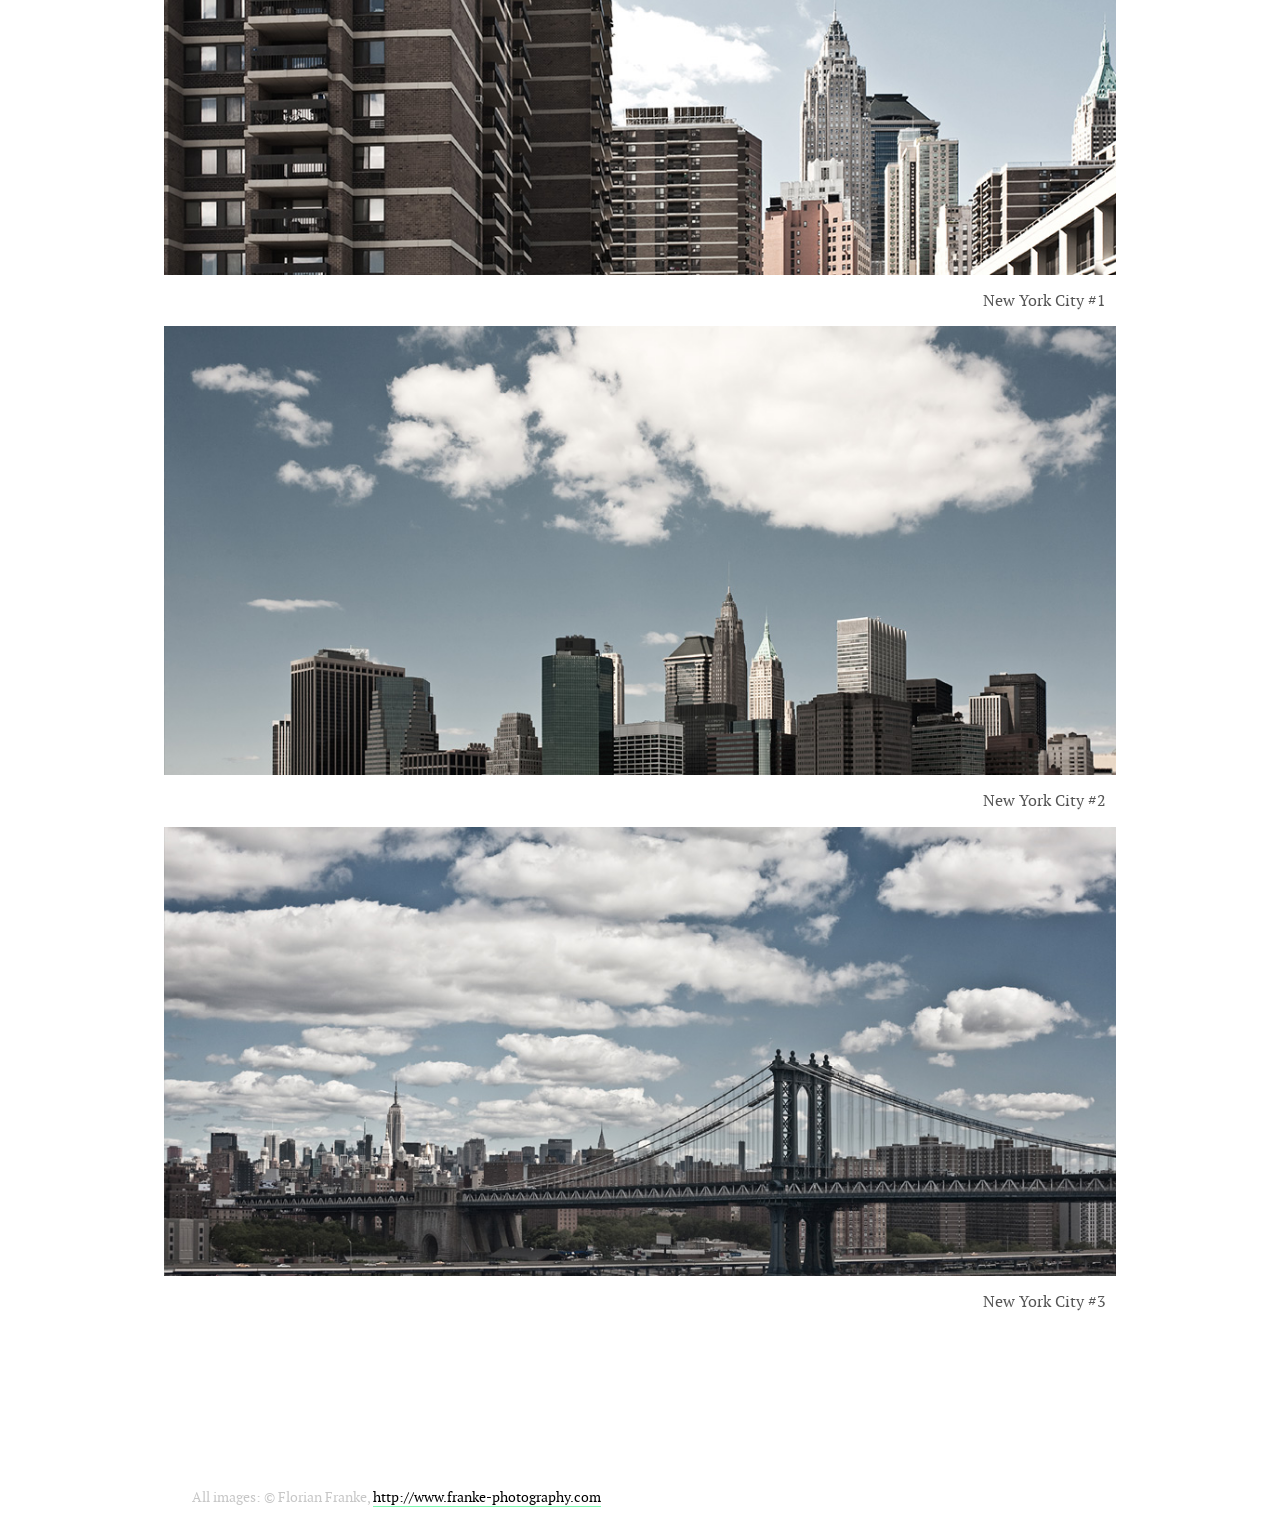
<file: Laker-Compendium/book/Introduction.html>
<!--
#####################################################################
LAKER Version 1.2 – http://www.lakercompendium.com
#####################################################################
#####################################################################
This is a dossier file.
#####################################################################
#####################################################################
#####################################################################
-->


<!DOCTYPE html>
<html xmlns:csi="http://www.massimocorner.com/libraries/csi/" lang="de">
<head>

<!--
############################################################################
META information ###########################################################
############################################################################
-->

<meta charset="utf-8">

<!--Prevent pinch to zoom on iOS devices-->
<meta name="viewport" content="width=device-width; initial-scale=1.0; maximum-scale=1.0; user-scalable=no;" />

<!--Allow saving as a web app on the home screen on iOS Devices (doesn't apply in Baker)-->
<meta name="apple-mobile-web-app-capable" content="yes" />

<!--If the page is saved as a web app, the statusbar will be black-translucent (doesn't apply in Baker)-->
<meta name="apple-mobile-web-app-status-bar-style" content="black-translucent" />

<!--Prevent phone number detection on iOS devices-->
<meta name="format-detection" content="telephone=no" />


<!--Title. The content of the title is displayed on the loading screen on iOS devices-->
<title>Dossier 1 • Images & slideshow</title>

<!--
############################################################################
Stylesheets ################################################################
############################################################################
-->

<!--Loading the main style sheet-->
<link href="styles/styles.css" rel="stylesheet" type="text/css" />

<!--Loading the dossier specific css-->
<link href="styles/dossiers/01.css" rel="stylesheet" type="text/css" />

<!--
############################################################################
Javascripts ################################################################
############################################################################
-->

<script src="js/Hyphenator.js" type="text/javascript"></script>
<script src="js/jquery-1.5.min.js" type="text/javascript"></script>
<script type="text/javascript" src="js/tmt_core.js"></script>
<script type="text/javascript" src="js/tmt_net.js"></script>
<script type="text/javascript" src="js/tmt_csi.js"></script>
<script src="js/jquery.touchSwipe-1.2.1.js" type="text/javascript"></script>

<!--Mandatory JavaScripts (Uncomment if not used to speed up performance)
<script type="text/javascript" src="js/jquery.jplayer.min.js"></script>
-->

</head>

<body>

<!--
############################################################################
"Table of content" in navigation bar #######################################
############################################################################
-->

<div class="nav-bar">
	<div class="nav-bar-container">
		
        <a href="#Inhaltsverzeichnis" class="nav-button toc"><div class="toc-label">Inhaltsverzeichnis</div>
		
        <div class="toc-list">
			<!--Include "Table of content" from external file-->
			<div id="includeTOC" csi:src="inc/toc.html"></div>
		</div><!--Div toc-list-->
		</a>
        
	</div><!--Div nav-bar-container-->
</div><!--Div nav-bar-->

<!--
############################################################################
End "Table of content" in navigation bar ###################################
############################################################################
-->


<!--
############################################################################
Start dossier navigation in navigation bar #################################
############################################################################
-->

<!--Include the small logo and the cover link-->
<div id="includeLogoAndCoverlink" csi:src="inc/logo-coverlink.html"></div>

<!--Link to the next dossier-->
<a href="Interactivity.html" class="nav-button next">
	<div class="nav-button-text">Next Dossier</div>
</a>

<!--Link to the previous dossier. It's the first page, so we don't need that one.
<a href="001.html" class="nav-button prev">
	<div class="nav-button-text">Previous Dossier</div>
</a>-->

<!--Implementing the Dossier-Number-->
<div id="dossier-number" class="dossier-number"><p>01</p></div>

<!--Navigation bar edges-->
<div class="edge-left"></div>
<div class="edge-right"></div>

<!--
############################################################################
End dossier navigation in navigation bar ###################################
############################################################################
-->

<!--Enable text hyphenation with Hyphenator.js-->
<div class="hyphenate">


<!--
############################################################################
Start content ##############################################################
############################################################################
-->


<!--Dossier start image-->
<div class="dossier-start-bg">
<!--(if you want to place something on top of the picture, place it here-->
</div><!-- Div dossier-start-bg-->

<!--Arrow which indicates the start of the text-->
<div class="dossier-headline-arrow"><img src="images/dossier-headline-arrow.png" /></div>

<!--"content-element" ensures, that content is placed within the right margins-->
<div class="content-element">
        <!--Starting Headline-->
        <div class="starting-headline">
              <h1>This is built with <em>Laker</em> – <br />  A compendium for building digital magazines with HTML5</h1>
        </div><!--Div starting headline-->
</div><!--Div content element-->

<!--Main content-->

<!--"content-element" ensures, that content is placed within the right margins-->
<div class="content-element">


<div class="large-column float-left">
<p><em>Laker</em> is built on top of the <a href="http://www.bakerframework.com" target="_blank">Baker ebook Framework</a> and the <a href="http://www.lessframework.com" target="_blank">Less CSS Framework</a>. Basically it's a set of files, styles, tips and tricks for building digital publications with HTML5.</p>

<p>This publication demonstrates the main features of <em>Laker</em>. Take a look at the code and the documentation on <a href="http://www.lakercompendium.com" target="_blank">www.lakercompendium.com</a> to see how it's done. It's not that hard! ;) <br />
</p>
<hr /><br /></p>
</div><!--Div large-column float-left-->



<div class="large-column float-left">
<h1>Images &amp; slideshow</h1>
      <h2>Image in text (right)</h2>
      <p>Lorem ipsum dolor sit amet, consectetur adipiscing elit. Maecenas velit tortor, ullamcorper id laoreet vel, ultricies ut lorem. Curabitur porta orci ut lacus vestibulum porttitor. Suspendisse potenti. Donec sodales ante eu dui molestie euismod ultricies nisl sollicitudin. Phasellus eget mauris eu velit mollis consectetur a in elit. Pellentesque eu lorem nunc. Integer eu elit massa. Morbi vestibulum lacus a quam sagittis pulvinar tristique arcu posuere. Aliquam sollicitudin risus risus, at semper neque. Aliquam rhoncus rhoncus ultrices.</p>
      
      <div class="media-right">
      <img src="images/dossier-01/image-in-text.jpg" width="400" height="600" /></div>
      
      <p> Aliquam erat volutpat. Aenean in nibh vitae leo placerat viverra. Pellentesque non sapien ac orci fermentum molestie in vitae purus. Cras lacinia turpis nec orci blandit adipiscing. Morbi tempor commodo leo, quis scelerisque risus pretium quis. Cras suscipit magna eget tortor sagittis fringilla. Praesent arcu justo, ultrices eu interdum nec, ornare aliquam urna. Vivamus cursus posuere erat id faucibus.</p>
      <p>Morbi semper ultrices porta. Aenean dignissim, sapien eget sodales mollis, massa urna malesuada elit, sit amet vulputate justo augue in massa. Praesent mattis accumsan blandit. Mauris nec enim ante. Sed fringilla interdum eros, nec lacinia turpis iaculis vel. Vestibulum leo ipsum, consequat a dignissim sit amet, egestas in urna. Donec nisl velit, pulvinar id ullamcorper vitae, imperdiet et leo. Donec ultricies cursus varius. Pellentesque elit arcu, pulvinar in fermentum non, faucibus eu quam. Suspendisse mollis aliquam sagittis. Vestibulum pellentesque accumsan arcu, vitae mattis tellus luctus id. Vivamus sed condimentum leo.</p>  
</div><!--Div large-column float-left-->


  <div class="large-column float-right">
      <h2>Image in text (left)</h2>
      <p>Lorem ipsum dolor sit amet, consectetur adipiscing elit. Maecenas velit tortor, ullamcorper id laoreet vel, ultricies ut lorem. Curabitur porta orci ut lacus vestibulum porttitor. Suspendisse potenti. Donec sodales ante eu dui molestie euismod ultricies nisl sollicitudin. Phasellus eget mauris eu velit mollis consectetur a in elit. Pellentesque eu lorem nunc. Integer eu elit massa. Morbi vestibulum lacus a quam sagittis pulvinar tristique arcu posuere. Aliquam sollicitudin risus risus, at semper neque. Aliquam rhoncus rhoncus ultrices.</p>
      
      <div class="media-left">
      <img src="images/dossier-01/image-in-text.jpg" width="400" height="600" /></div>
      
      <p> Aliquam erat volutpat. Aenean in nibh vitae leo placerat viverra. Pellentesque non sapien ac orci fermentum molestie in vitae purus. Cras lacinia turpis nec orci blandit adipiscing. Morbi tempor commodo leo, quis scelerisque risus pretium quis. Cras suscipit magna eget tortor sagittis fringilla. Praesent arcu justo, ultrices eu interdum nec, ornare aliquam urna. Vivamus cursus posuere erat id faucibus.</p>
      <p>Morbi semper ultrices porta. Aenean dignissim, sapien eget sodales mollis, massa urna malesuada elit, sit amet vulputate justo augue in massa. Praesent mattis accumsan blandit. Mauris nec enim ante. Sed fringilla interdum eros, nec lacinia turpis iaculis vel. Vestibulum leo ipsum, consequat a dignissim sit amet, egestas in urna. Donec nisl velit, pulvinar id ullamcorper vitae, imperdiet et leo. Donec ultricies cursus varius. Pellentesque elit arcu, pulvinar in fermentum non, faucibus eu quam. Suspendisse mollis aliquam sagittis. Vestibulum pellentesque accumsan arcu, vitae mattis tellus luctus id. Vivamus sed condimentum leo.</p>  
</div><!--Div large-column float-right-->

  

<div class="large-column float-left">
      <h2>Slideshow</h2>
</div><!--Div dossier float-left-->
</div><!--Div content-element-->

<!--
############################################################################
ImageSlideshow #############################################################
############################################################################
-->

<div id="imgscroll-content">
<div id="imgscroll-legend"><p>» Swipe for more pictures.</p></div>
<div id="imgscroll-imgs">

<!--Picture 1-->
<div class="imgscroll-img" id="imgscroll-img">
	<img src="images/dossier-01/nyc1.jpg" />
	<div class="caption"><p>New York City #1</p></div>
</div><!--imgscroll-content-->

<!--Picture 2-->
<div class="imgscroll-img" id="imgscroll-img">
	<img src="images/dossier-01/nyc2.jpg" />
	<div class="caption"><p>New York City #2</p></div>
</div><!--imgscroll-content-->

<!--Picture 3-->
<div class="imgscroll-img" id="imgscroll-img">
	<img src="images/dossier-01/nyc3.jpg" />
	<div class="caption"><p>New York City #3</p></div>
</div><!--imgscroll-content-->

</div><!--Div imgscroll-imgs-->
</div><!--Div imgscroll-content-->

<!--Initiating the slideshow by calling the JS-->
<script src="js/imgscroll.js" type="text/javascript"></script>

<!--
############################################################################
ImageSlideshow End #########################################################
############################################################################
-->


  <!--
############################################################################
End of content #############################################################
############################################################################
-->
  
  

</div><!--Div hyphenate-->

  
  
  <!--
############################################################################
Start Footer ###############################################################
############################################################################
-->
  

<!--Include footer data from inc/footer.html-->
<div class="footer">
  <div id="includeFooter" csi:src="inc/footer.html"></div>
</div><!--Div footer-->

<!--
############################################################################
End Footer #################################################################
############################################################################
-->

</body>
</html>
</file>
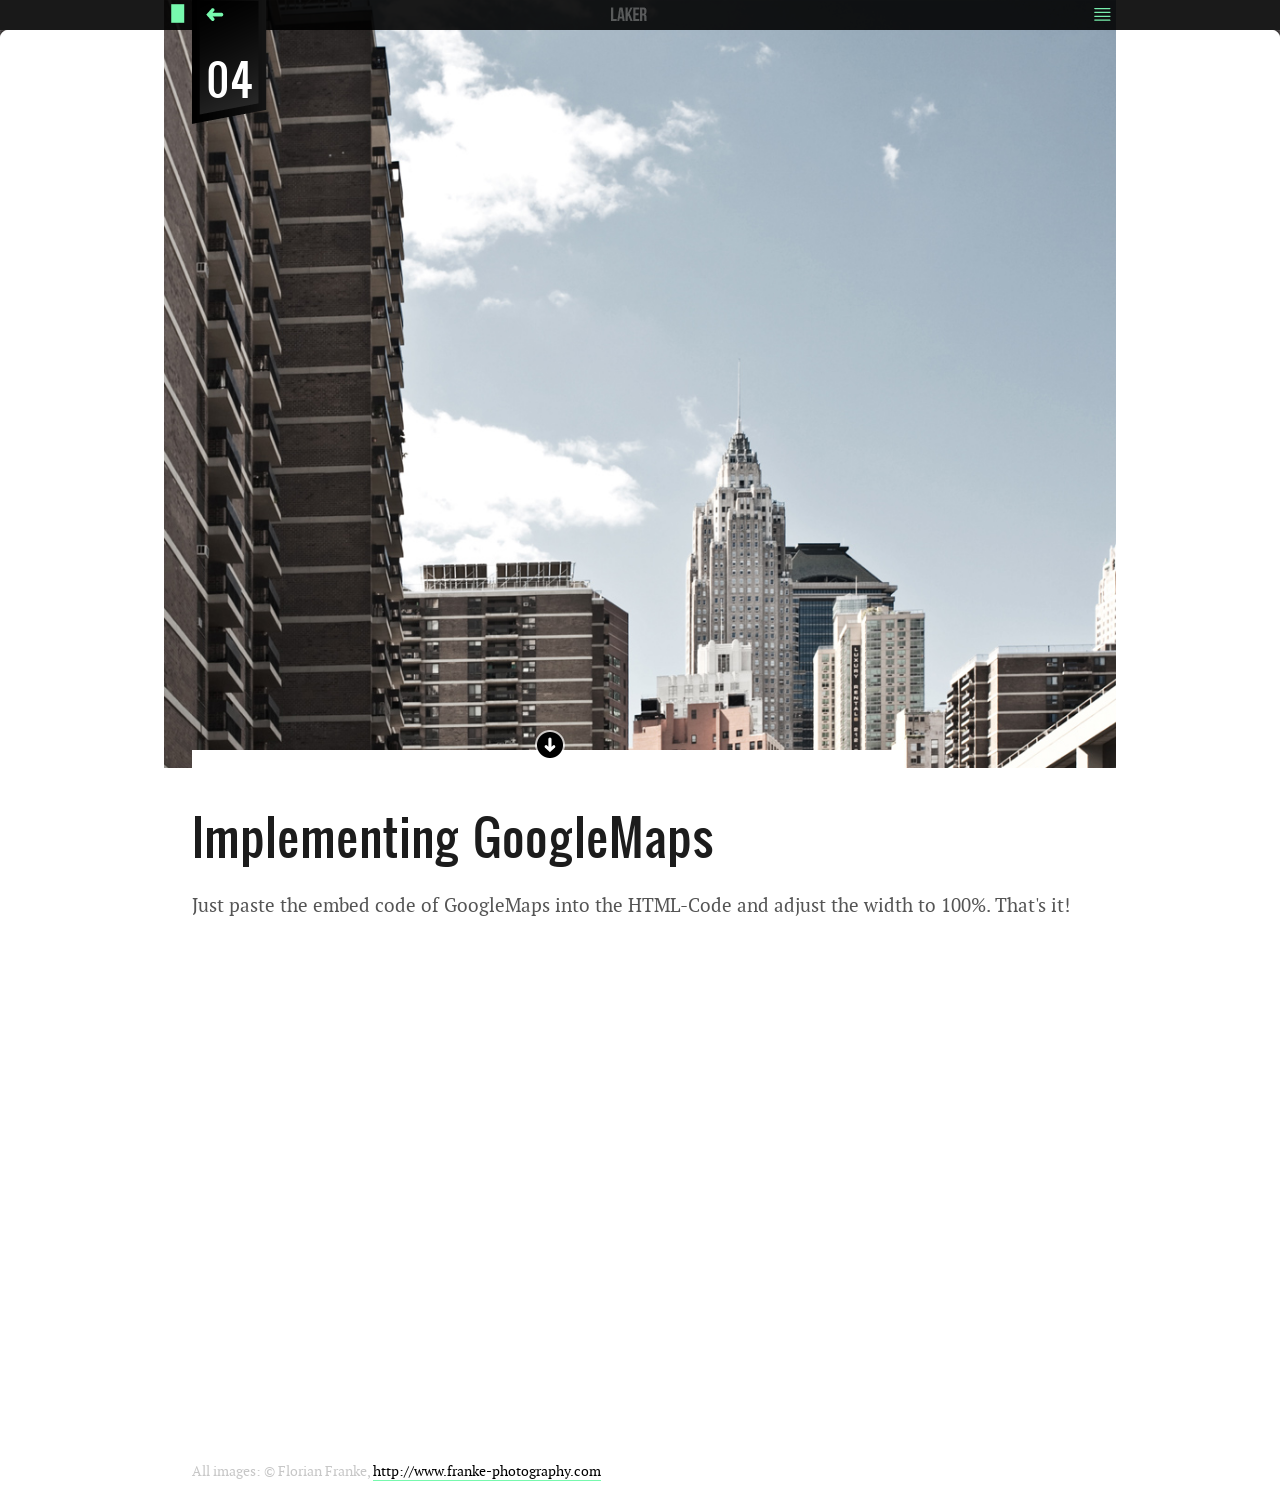
<file: Laker-Compendium/book/Maps.html>
<!--
#####################################################################
LAKER Version 1.2 – http://www.lakercompendium.com
#####################################################################
#####################################################################
This is a dossier file.
#####################################################################
#####################################################################
#####################################################################
-->


<!DOCTYPE html>
<html xmlns:csi="http://www.massimocorner.com/libraries/csi/" lang="de">
<head>

<!--
############################################################################
META information ###########################################################
############################################################################
-->

<meta charset="utf-8">

<!--Prevent pinch to zoom on iOS devices-->
<meta name="viewport" content="width=device-width; initial-scale=1.0; maximum-scale=1.0; user-scalable=no;" />

<!--Allow saving as a web app on the home screen on iOS Devices (doesn't apply in Baker)-->
<meta name="apple-mobile-web-app-capable" content="yes" />

<!--If the page is saved as a web app, the statusbar will be black-translucent (doesn't apply in Baker)-->
<meta name="apple-mobile-web-app-status-bar-style" content="black-translucent" />

<!--Prevent phone number detection on iOS devices-->
<meta name="format-detection" content="telephone=no" />


<!--Title. The content of the title is displayed on the loading screen on iOS devices-->
<title>Dossier 4 • Google Maps</title>

<!--
############################################################################
Stylesheets ################################################################
############################################################################
-->

<!--Loading the main style sheet-->
<link href="styles/styles.css" rel="stylesheet" type="text/css" />

<!--Loading the dossier specific css-->
<link href="styles/dossiers/04.css" rel="stylesheet" type="text/css" />

<!--
############################################################################
Javascripts ################################################################
############################################################################
-->

<script src="js/Hyphenator.js" type="text/javascript"></script>
<script src="js/jquery-1.5.min.js" type="text/javascript"></script>
<script type="text/javascript" src="js/tmt_core.js"></script>
<script type="text/javascript" src="js/tmt_net.js"></script>
<script type="text/javascript" src="js/tmt_csi.js"></script>
<script src="js/jquery.touchSwipe-1.2.1.js" type="text/javascript"></script>

<!--Mandatory JavaScripts (Uncomment if not used to speed up performance)
<script type="text/javascript" src="js/jquery.jplayer.min.js"></script>
-->

</head>

<body>

<!--
############################################################################
"Table of content" in navigation bar #######################################
############################################################################
-->

<div class="nav-bar">
	<div class="nav-bar-container">
		
        <a href="#Inhaltsverzeichnis" class="nav-button toc"><div class="toc-label">Inhaltsverzeichnis</div>
		
        <div class="toc-list">
			<!--Include "Table of content" from external file-->
			<div id="includeTOC" csi:src="inc/toc.html"></div>
		</div><!--Div toc-list-->
		</a>
        
	</div><!--Div nav-bar-container-->
</div><!--Div nav-bar-->

<!--
############################################################################
End "Table of content" in navigation bar ###################################
############################################################################
-->


<!--
############################################################################
Start dossier navigation in navigation bar #################################
############################################################################
-->

<!--Include the small logo and the cover link-->
<div id="includeLogoAndCoverlink" csi:src="inc/logo-coverlink.html"></div>

<!--Link to the next dossier. It's the last page, so we don't need that one.
<a href="02.html" class="nav-button next">
	<div class="nav-button-text">Next Dossier</div>
</a>-->

<!--Link to the previous dossier-->
<a href="Structure_and_Columns.html" class="nav-button prev">
	<div class="nav-button-text">Previous Dossier</div>
</a>

<!--Implementing the Dossier-Number-->
<div id="dossier-number" class="dossier-number"><p>04</p></div>

<!--Navigation bar edges-->
<div class="edge-left"></div>
<div class="edge-right"></div>

<!--
############################################################################
End dossier navigation in navigation bar ###################################
############################################################################
-->

<!--Enable text hyphenation with Hyphenator.js-->
<div class="hyphenate">


<!--
############################################################################
Start content ##############################################################
############################################################################
-->


<!--Dossier start image-->
<div class="dossier-start-bg">
<!--(if you want to place something on top of the picture, place it here-->
</div><!-- Div dossier-start-bg-->

<!--Arrow which indicates the start of the text-->
<div class="dossier-headline-arrow"><img src="images/dossier-headline-arrow.png" /></div>

<!--"content-element" ensures, that content is placed within the right margins-->
<div class="content-element">
        <!--Starting Headline-->
        <div class="starting-headline">
              <h1>Implementing GoogleMaps</h1>
        </div><!--Div starting headline-->
</div><!--Div content element-->

<!--Main content-->


<div class="content-element">
              <p>Just paste the embed code of GoogleMaps into the HTML-Code and adjust the width to 100%. That's it!</p>
</div><!--Div content element-->


<iframe width="100%" height="480" frameborder="0" scrolling="no" marginheight="0" marginwidth="0" src="http://www.google.de/maps?f=q&amp;source=s_q&amp;hl=de&amp;geocode=&amp;q=new+york+city&amp;sll=51.151786,10.415039&amp;sspn=22.197694,37.353516&amp;vpsrc=6&amp;t=h&amp;ie=UTF8&amp;hq=&amp;hnear=New+York+City,+New+York,+Vereinigte+Staaten&amp;ll=40.734251,-74.010086&amp;spn=0.249745,0.439453&amp;z=11&amp;iwloc=A&amp;output=embed"></iframe>




  <!--
############################################################################
End of content #############################################################
############################################################################
-->
  
  

</div><!--Div hyphenate-->

  
  
  <!--
############################################################################
Start Footer ###############################################################
############################################################################
-->
  

<!--Include footer data from inc/footer.html-->
<div class="footer">
  <div id="includeFooter" csi:src="inc/footer.html"></div>
</div><!--Div footer-->

<!--
############################################################################
End Footer #################################################################
############################################################################
-->

</body>
</html>
</file>
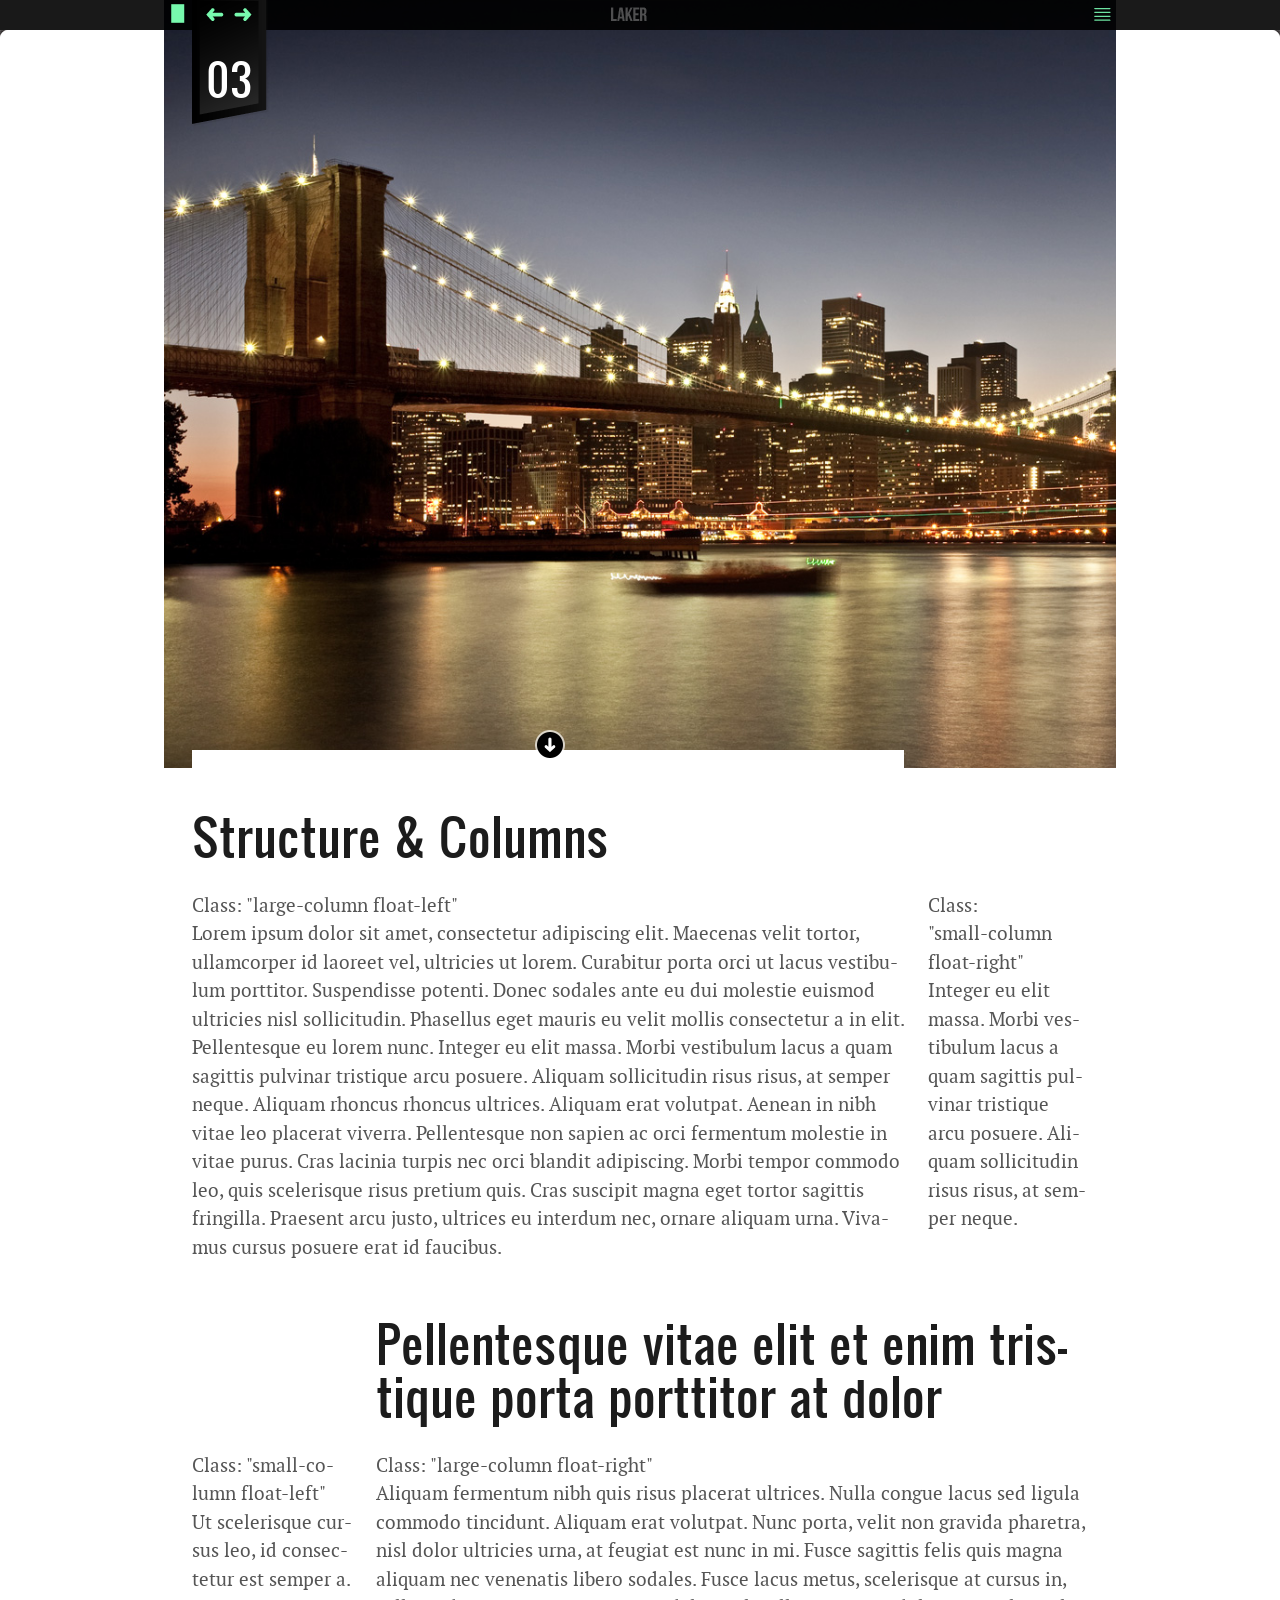
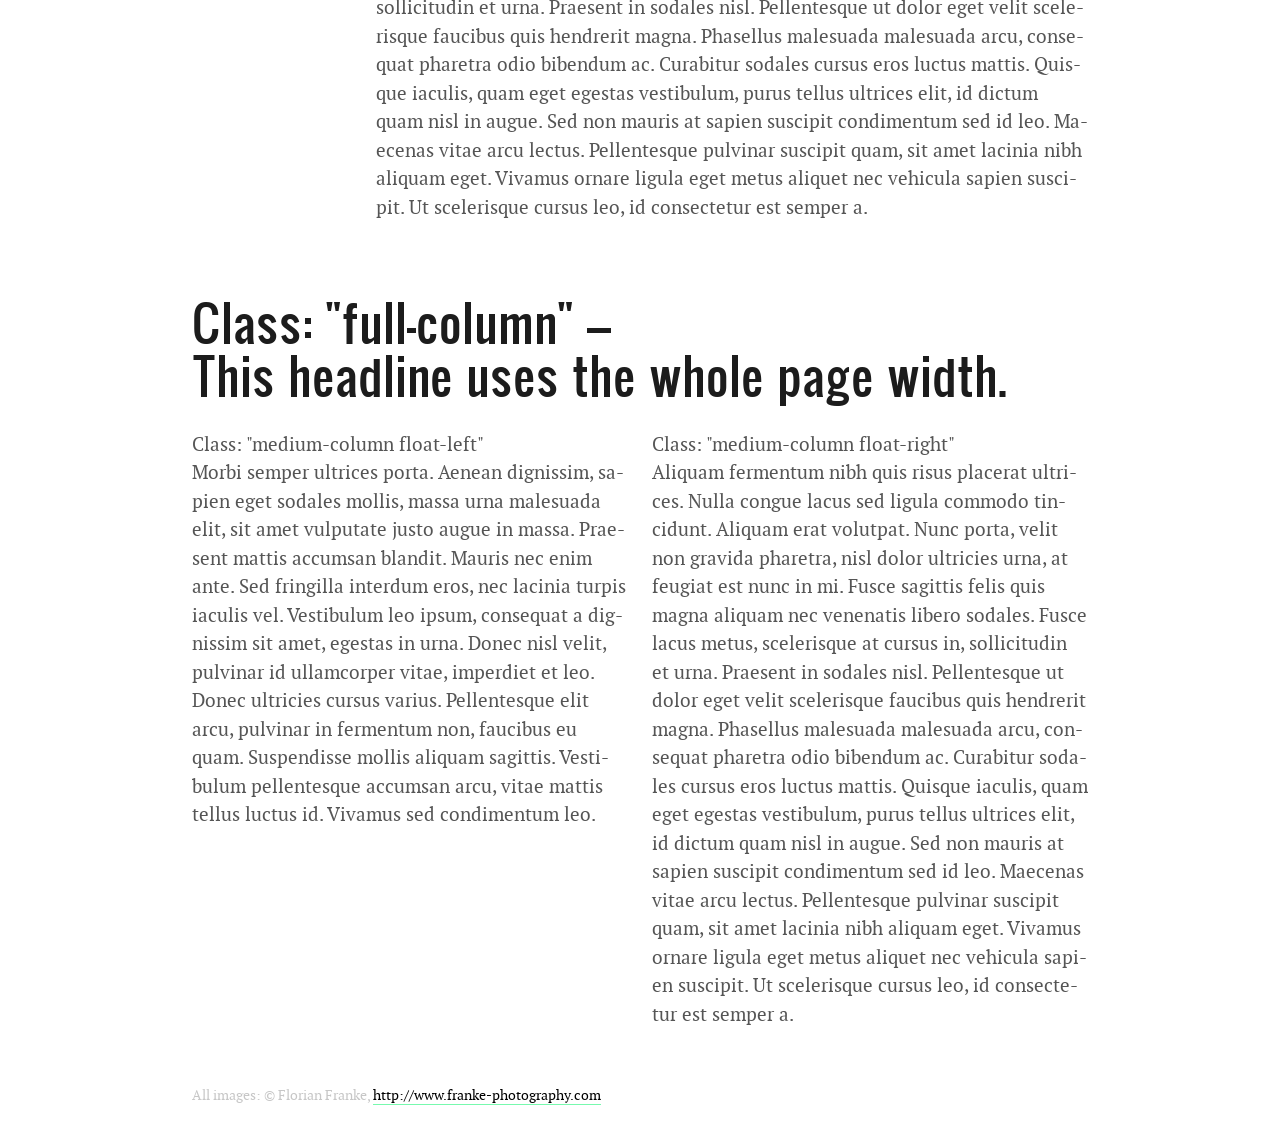
<file: Laker-Compendium/book/Structure_and_Columns.html>
<!--
#####################################################################
LAKER Version 1.2 – http://www.lakercompendium.com
#####################################################################
#####################################################################
This is a dossier file.
#####################################################################
#####################################################################
#####################################################################
-->


<!DOCTYPE html>
<html xmlns:csi="http://www.massimocorner.com/libraries/csi/" lang="de">
<head>

<!--
############################################################################
META information ###########################################################
############################################################################
-->

<meta charset="utf-8">

<!--Prevent pinch to zoom on iOS devices-->
<meta name="viewport" content="width=device-width; initial-scale=1.0; maximum-scale=1.0; user-scalable=no;" />

<!--Allow saving as a web app on the home screen on iOS Devices (doesn't apply in Baker)-->
<meta name="apple-mobile-web-app-capable" content="yes" />

<!--If the page is saved as a web app, the statusbar will be black-translucent (doesn't apply in Baker)-->
<meta name="apple-mobile-web-app-status-bar-style" content="black-translucent" />

<!--Prevent phone number detection on iOS devices-->
<meta name="format-detection" content="telephone=no" />


<!--Title. The content of the title is displayed on the loading screen on iOS devices-->
<title>Dossier 3 • Structure & columns</title>

<!--
############################################################################
Stylesheets ################################################################
############################################################################
-->

<!--Loading the main style sheet-->
<link href="styles/styles.css" rel="stylesheet" type="text/css" />

<!--Loading the dossier specific css-->
<link href="styles/dossiers/03.css" rel="stylesheet" type="text/css" />

<!--
############################################################################
Javascripts ################################################################
############################################################################
-->

<script src="js/Hyphenator.js" type="text/javascript"></script>
<script src="js/jquery-1.5.min.js" type="text/javascript"></script>
<script type="text/javascript" src="js/tmt_core.js"></script>
<script type="text/javascript" src="js/tmt_net.js"></script>
<script type="text/javascript" src="js/tmt_csi.js"></script>
<script type="text/javascript" src="js/article-nav.js"></script>

<!--Mandatory JavaScripts (Uncomment if not used to speed up performance)
<script type="text/javascript" src="js/jquery.jplayer.min.js"></script>
<script src="js/jquery.touchSwipe-1.2.1.js" type="text/javascript"></script>
-->

</head>

<body>

<!--
############################################################################
"Table of content" in navigation bar #######################################
############################################################################
-->

<div class="nav-bar">
	<div class="nav-bar-container">
		
        <a href="#Inhaltsverzeichnis" class="nav-button toc"><div class="toc-label">Inhaltsverzeichnis</div>
		
        <div class="toc-list">
			<!--Include "Table of content" from external file-->
			<div id="includeTOC" csi:src="inc/toc.html"></div>
		</div><!--Div toc-list-->
		</a>
        
	</div><!--Div nav-bar-container-->
</div><!--Div nav-bar-->

<!--
############################################################################
End "Table of content" in navigation bar ###################################
############################################################################
-->


<!--
############################################################################
Start dossier navigation in navigation bar #################################
############################################################################
-->

<!--Include the small logo and the cover link-->
<div id="includeLogoAndCoverlink" csi:src="inc/logo-coverlink.html"></div>

<!--Link to the next dossier.-->
<a href="Maps.html" class="nav-button next">
	<div class="nav-button-text">Next Dossier</div>
</a>

<!--Link to the previous dossier-->
<a href="Interactivity.html" class="nav-button prev">
	<div class="nav-button-text">Previous Dossier</div>
</a>

<!--Implementing the Dossier-Number-->
<div id="dossier-number" class="dossier-number"><p>03</p></div>

<!--Navigation bar edges-->
<div class="edge-left"></div>
<div class="edge-right"></div>

<!--
############################################################################
End dossier navigation in navigation bar ###################################
############################################################################
-->

<!--Enable text hyphenation with Hyphenator.js-->
<div class="hyphenate">


<!--
############################################################################
Start content ##############################################################
############################################################################
-->


<!--Dossier start image-->
<div class="dossier-start-bg">
<!--(if you want to place something on top of the picture, place it here-->
</div><!-- Div dossier-start-bg-->

<!--Arrow which indicates the start of the text-->
<div class="dossier-headline-arrow"><img src="images/dossier-headline-arrow.png" /></div>


<!--"content-element" ensures, that content is placed within the right margins-->
<div class="content-element">
        <!--Starting Headline-->
        <div class="starting-headline">
              <h1>Structure &amp; Columns</h1>
        </div><!--Div starting headline-->
</div><!--Div content element-->


<!--"content-element" ensures, that content is placed within the right margins-->
<div class="content-element">

<!--Main content-->
<div class="small-column float-right">
	<p>Class: <br />
	  &quot;small-column float-right&quot;<br /> 
	  Integer eu elit massa. Morbi vestibulum lacus a quam sagittis pulvinar tristique arcu posuere. Aliquam sollicitudin risus risus, at semper neque.</p>
</div><!--small-column float-right-->


<div class="large-column float-left"> 
      <p>Class: &quot;large-column float-left&quot;<br />
      Lorem ipsum dolor sit amet, consectetur adipiscing elit. Maecenas velit tortor, ullamcorper id laoreet vel, ultricies ut lorem. Curabitur porta orci ut lacus vestibulum porttitor. Suspendisse potenti. Donec sodales ante eu dui molestie euismod ultricies nisl sollicitudin. Phasellus eget mauris eu velit mollis consectetur a in elit. Pellentesque eu lorem nunc. Integer eu elit massa. Morbi vestibulum lacus a quam sagittis pulvinar tristique arcu posuere. Aliquam sollicitudin risus risus, at semper neque. Aliquam rhoncus rhoncus ultrices. Aliquam erat volutpat. Aenean in nibh vitae leo placerat viverra. Pellentesque non sapien ac orci fermentum molestie in vitae purus. Cras lacinia turpis nec orci blandit adipiscing. Morbi tempor commodo leo, quis scelerisque risus pretium quis. Cras suscipit magna eget tortor sagittis fringilla. Praesent arcu justo, ultrices eu interdum nec, ornare aliquam urna. Vivamus cursus posuere erat id faucibus.</p>
<br />
</div><!--large-column float-left-->

<!--Align text block on the right-->
<div class="large-column float-right">
     <h1>Pellentesque vitae elit et enim tristique porta porttitor at dolor</h1>
</div><!--Div large-column float-right-->
     
     <!--Small-Column left-->
<div class="small-column float-left">
	<p>Class: "small-column float-left"<br />Ut scelerisque cursus leo, id consectetur est semper a.</p>
</div><!-- Div small-column float-left-->

     <div class="large-column float-right">
      <p>Class: "large-column float-right"<br />Aliquam fermentum nibh quis risus placerat ultrices. Nulla congue lacus sed ligula commodo tincidunt. Aliquam erat volutpat. Nunc porta, velit non gravida pharetra, nisl dolor ultricies urna, at feugiat est nunc in mi. Fusce sagittis felis quis magna aliquam nec venenatis libero sodales. Fusce lacus metus, scelerisque at cursus in, sollicitudin et urna. Praesent in sodales nisl. Pellentesque ut dolor eget velit scelerisque faucibus quis hendrerit magna. Phasellus malesuada malesuada arcu, consequat pharetra odio bibendum ac. Curabitur sodales cursus eros luctus mattis. Quisque iaculis, quam eget egestas vestibulum, purus tellus ultrices elit, id dictum quam nisl in augue. Sed non mauris at sapien suscipit condimentum sed id leo. Maecenas vitae arcu lectus. Pellentesque pulvinar suscipit quam, sit amet lacinia nibh aliquam eget. Vivamus ornare ligula eget metus aliquet nec vehicula sapien suscipit. Ut scelerisque cursus leo, id consectetur est semper a.</p>
      <br /><br />
</div><!--Div large-column float-right-->


<div class="full-column">
      <h1>Class: "full-column" – <br />This headline uses the whole page width.</h1>
</div><!--Div full-column-->

<div class="medium-column float-left">
      <p>Class: "medium-column float-left"<br />
      Morbi semper ultrices porta. Aenean dignissim, sapien eget sodales mollis, massa urna malesuada elit, sit amet vulputate justo augue in massa. Praesent mattis accumsan blandit. Mauris nec enim ante. Sed fringilla interdum eros, nec lacinia turpis iaculis vel. Vestibulum leo ipsum, consequat a dignissim sit amet, egestas in urna. Donec nisl velit, pulvinar id ullamcorper vitae, imperdiet et leo. Donec ultricies cursus varius. Pellentesque elit arcu, pulvinar in fermentum non, faucibus eu quam. Suspendisse mollis aliquam sagittis. Vestibulum pellentesque accumsan arcu, vitae mattis tellus luctus id. Vivamus sed condimentum leo.</p>
</div><!--Div medium-column float-left-->

<div class="medium-column float-right">
      <p>Class: "medium-column float-right"<br /> Aliquam fermentum nibh quis risus placerat ultrices. Nulla congue lacus sed ligula commodo tincidunt. Aliquam erat volutpat. Nunc porta, velit non gravida pharetra, nisl dolor ultricies urna, at feugiat est nunc in mi. Fusce sagittis felis quis magna aliquam nec venenatis libero sodales. Fusce lacus metus, scelerisque at cursus in, sollicitudin et urna. Praesent in sodales nisl. Pellentesque ut dolor eget velit scelerisque faucibus quis hendrerit magna. Phasellus malesuada malesuada arcu, consequat pharetra odio bibendum ac. Curabitur sodales cursus eros luctus mattis. Quisque iaculis, quam eget egestas vestibulum, purus tellus ultrices elit, id dictum quam nisl in augue. Sed non mauris at sapien suscipit condimentum sed id leo. Maecenas vitae arcu lectus. Pellentesque pulvinar suscipit quam, sit amet lacinia nibh aliquam eget. Vivamus ornare ligula eget metus aliquet nec vehicula sapien suscipit. Ut scelerisque cursus leo, id consectetur est semper a.</p>
</div><!--Div medium-column float-left-->

</div><!--Div content-element-->

  
  
  <!--
############################################################################
End of content #############################################################
############################################################################
-->
  
  

</div><!--Div hyphenate-->

  
  
  <!--
############################################################################
Start Footer ###############################################################
############################################################################
-->
  

<!--Include footer data from inc/footer.html-->
<div class="footer">
  <div id="includeFooter" csi:src="inc/footer.html"></div>
</div><!--Div footer-->

<!--
############################################################################
End Footer #################################################################
############################################################################
-->

</body>
</html>
</file>
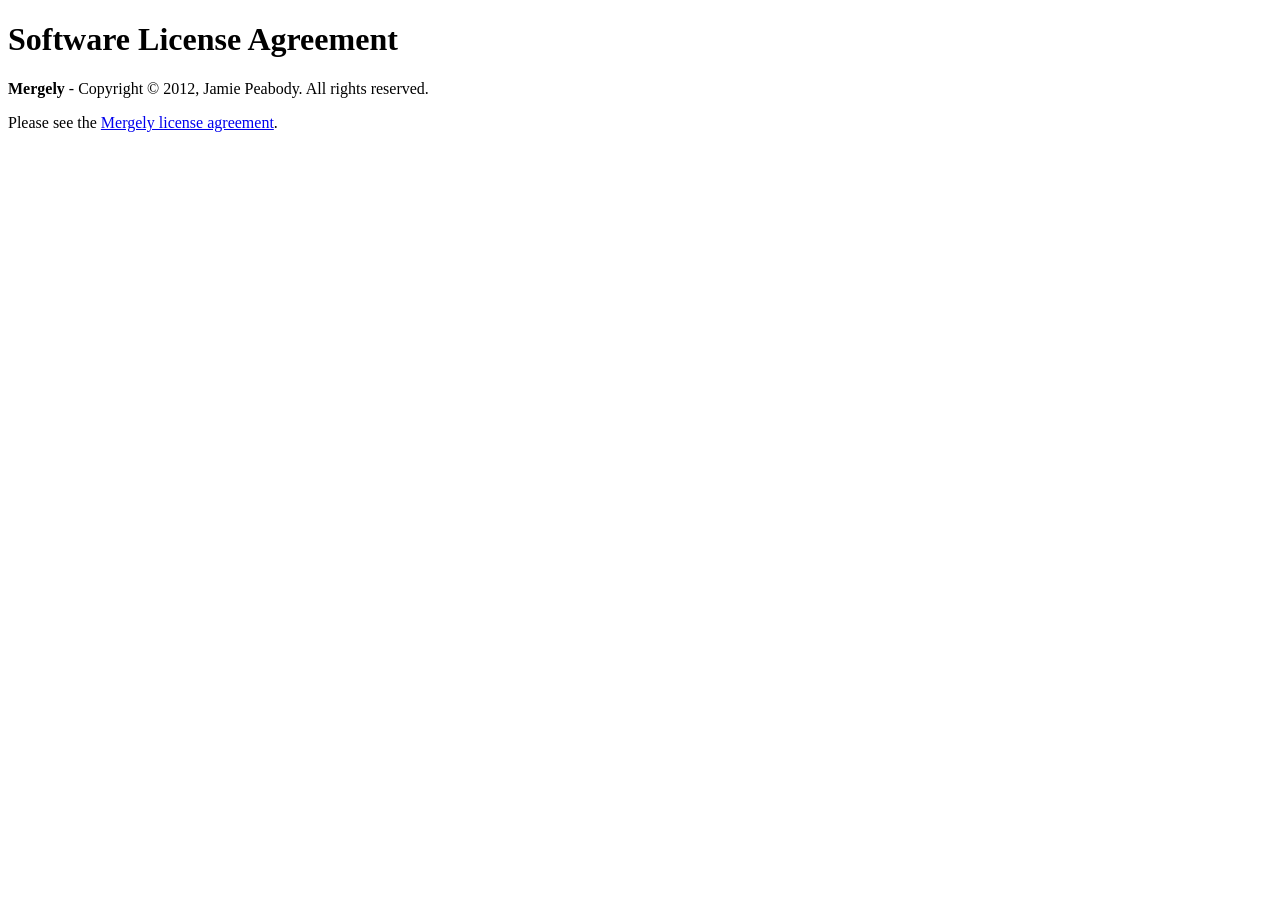
<file: SQLoogle/WebSite/Scripts/mergely-3.3.3/LICENSE.html>
<!DOCTYPE HTML>
<html lang="en">
<head>
	<meta charset="utf-8" /><title>Mergely License</title>
	<meta http-equiv="content-type" content="text/html; charset=UTF-8"/>
	<meta name="description" content="Merge and Diff your documents with diff online and share" />
	<meta name="keywords" content="diff,merge,compare,jsdiff,comparison,difference,file,text,unix,patch,algorithm,saas,longest common subsequence" />
	<meta name="author" content="Jamie Peabody" />
</head>
<body>
	<h1>Software License Agreement</h1>
	<p>
		<b>Mergely</b> - Copyright &copy; 2012, Jamie Peabody.  All rights reserved.
	</p>
	<p>
		Please see the <a href="http://www.mergely.com/license.php">Mergely license agreement</a>.
	</p>
</body>
</html>
</file>
<file: 1WD-coming-soon-page/fonts/stylesheet.css>
/* Generated by Font Squirrel (http://www.fontsquirrel.com) on August 1, 2012 08:51:02 AM America/New_York */



@font-face {
    font-family: 'LeagueGothicRegular';
    src: url('League_Gothic-webfont.eot');
    src: url('League_Gothic-webfont.eot?#iefix') format('embedded-opentype'),
         url('League_Gothic-webfont.woff') format('woff'),
         url('League_Gothic-webfont.ttf') format('truetype'),
         url('League_Gothic-webfont.svg#LeagueGothicRegular') format('svg');
    font-weight: normal;
    font-style: normal;

}
</file>
<file: 1WD-coming-soon-page/css/style.css>
/* -------------------------------------------------------

	Description: Minimal Coming Soon Page
	Version: 1.0

	Designed by Stelian Subotin (1stwebdesigner.com)
	Coded by Anli Zaimi (azmind.com) for 1stwebdesigner.com

------------------------------------------------------- */



body {
	background: url(../images/body-pattern.jpg) top left repeat;
	font-family: Arial, Helvetica, sans-serif;
	padding-bottom: 40px;
}



/* ---- Header ---- */

header {
	width: 720px;
	margin: 80px auto 0 auto;
}

header h1 {
	font-size: 30px;
	font-weight: bold;
	color: #272727;
	text-shadow: 0 1px 0 #fff;
}

header p {
	margin: 20px 0 0 3px;
	font-size: 14px;
	color: #272727;
}



/* ---- Main Area ---- */

#main {
	position: relative;
	width: 700px;
	margin: 50px auto 0 auto;
	padding: 20px 0 0 25px;
	background: url(../images/main-content-pattern.jpg) top left repeat;
}



/* ---- Links ---- */

#links {
	width: 700px;
	font-size: 12px;
	font-weight: bold;
	color: #aaa;
	line-height: 18px;
	overflow: hidden;
}

#links a {
	position: relative;
	color: #aaa;
	text-decoration: none;
}

#links a:hover {
	color: #aaa;
	text-decoration: none;
}

.home, .support, .browser, .books, .download, .ups {
	float: left;
	width: 180px;
	margin-left: 42px;
	padding-left: 25px;
}

.home { background: url(../images/home.png) left center no-repeat; margin-left: 0; }
.support { background: url(../images/support.png) left center no-repeat; }
.browser { background: url(../images/browser.png) left center no-repeat; clear: right; }

.books, .download, .ups { margin-top: 10px; }

.books { background: url(../images/books.png) left center no-repeat; margin-left: 0; }
.download { background: url(../images/download.png) left center no-repeat; }
.ups { background: url(../images/ups.png) left center no-repeat; clear: right; }



/* ---- Counter ---- */

#counter {
	width: 700px;
	height: 145px;
	margin: 55px auto 0 auto;
	font-family: 'LeagueGothicRegular', Arial, Helvetica, sans-serif;
	font-size: 92px;
	color: #272727;
	text-shadow: 0 1px 0 #fff;
	overflow: hidden;
}

.countDays, .countHours, .countMinutes, .countSeconds {
	float: left;
	width: 102px;
	height: 138px;
	padding-left: 36px;
	background: #e7e7e7;
	background-image: -webkit-gradient(linear, left top, left bottom, from(rgba(255,255,255,.1)), to(rgba(0,0,0,.07)));
	background-image: -webkit-linear-gradient(top, rgba(255,255,255,.1), rgba(0,0,0,.07));
	background-image: -moz-linear-gradient(top, rgba(255,255,255,.1), rgba(0,0,0,.07)); 
	background-image: -ms-linear-gradient(top, rgba(255,255,255,.1), rgba(0,0,0,.07)); 
	background-image: -o-linear-gradient(top, rgba(255,255,255,.1), rgba(0,0,0,.07));
	background-image: linear-gradient(top, rgba(255,255,255,.1), rgba(0,0,0,.07));
	border: 1px solid #ccc;
	-moz-border-radius: 4px;
	-webkit-border-radius: 4px;
	border-radius: 4px;
	-moz-box-shadow:
		0 2px 3px 0 rgba(255,255,255,.2) inset,
		0 2px 2px 0 rgba(0,0,0,.1);
	-webkit-box-shadow:
		0 2px 3px 0 rgba(255,255,255,.2) inset,
		0 2px 2px 0 rgba(0,0,0,.1);
	box-shadow:
		0 2px 3px 0 rgba(255,255,255,.2) inset,
		0 2px 2px 0 rgba(0,0,0,.1);
}

.points {
	float: left;
	width: 40px;
	margin: 0;
	font-family: Georgia, serif;
	font-size: 44px;
	font-weight: bold;
	text-align: center;
	line-height: 138px;
	text-shadow: none;
}

.position {
	position: relative;
	float: left;
	width: 35px;
	height: 92px;
	margin: 8px 0 0 0;
}

.digit {
	position: absolute;
	top: 0;
	left: 0;
}

.boxName {
	float: left;
	width: 80px;
	margin: -5px 0 0 7px;
	font-size: 36px;
	color: #a6a6a6;
	text-shadow: 0 1px 0 rgba(255,255,255,.5);
}

.Hours { margin-left: 5px; }
.Seconds { margin-left: 2px; }



/* ---- Subscription Form ---- */

form {
	position: relative;
	margin: 40px auto 0 auto;
}

.email {
	width: 498px;
	height: 35px;
	padding: 0 15px;
	background: #f1f1f1;
	background-image: -webkit-gradient(linear, left top, left bottom, from(rgba(255,255,255,.02)), to(rgba(0,0,0,.02)));
	background-image: -webkit-linear-gradient(top, rgba(255,255,255,.02), rgba(0,0,0,.02));
	background-image: -moz-linear-gradient(top, rgba(255,255,255,.02), rgba(0,0,0,.02)); 
	background-image: -ms-linear-gradient(top, rgba(255,255,255,.02), rgba(0,0,0,.02)); 
	background-image: -o-linear-gradient(top, rgba(255,255,255,.02), rgba(0,0,0,.02));
	background-image: linear-gradient(top, rgba(255,255,255,.02), rgba(0,0,0,.02));
	border: 1px solid #cbcbcb;
	-moz-box-shadow: 0 2px 3px 0 rgba(0,0,0,.1) inset;
	-webkit-box-shadow: 0 2px 3px 0 rgba(0,0,0,.1) inset;
	box-shadow: 0 2px 3px 0 rgba(0,0,0,.1) inset;
	-moz-border-radius: 4px;
	-webkit-border-radius: 4px;
	border-radius: 4px;
	font-family: Arial, Helvetica, sans-serif;
	font-size: 13px;
	color: #b3b2b2;
	font-style: italic;
}

.email:focus {
	outline: 0;
	border: 1px solid #c0c0c0;
	-moz-box-shadow: 0 2px 3px 0 rgba(0,0,0,.2) inset;
	-webkit-box-shadow: 0 2px 3px 0 rgba(0,0,0,.2) inset;
	box-shadow: 0 2px 3px 0 rgba(0,0,0,.2) inset;
}

.submit {
	width: 140px;
	height: 37px;
	margin: 0 0 0 5px;
	padding: 0;
	background: #888;
	background-image: -webkit-gradient(linear, left top, left bottom, from(rgba(255,255,255,.1)), to(rgba(0,0,0,.1)));
	background-image: -webkit-linear-gradient(top, rgba(255,255,255,.1), rgba(0,0,0,.1));
	background-image: -moz-linear-gradient(top, rgba(255,255,255,.1), rgba(0,0,0,.1)); 
	background-image: -ms-linear-gradient(top, rgba(255,255,255,.1), rgba(0,0,0,.1)); 
	background-image: -o-linear-gradient(top, rgba(255,255,255,.1), rgba(0,0,0,.1));
	background-image: linear-gradient(top, rgba(255,255,255,.1), rgba(0,0,0,.1));
	border: 1px solid #636363;
	-moz-box-shadow:
		0 1px 2px 0 rgba(253,252,252,.35) inset,
		0 -1px 2px 0 rgba(0,0,0,.15) inset;
	-webkit-box-shadow:
		0 1px 2px 0 rgba(253,252,252,.35) inset,
		0 -1px 2px 0 rgba(0,0,0,.15) inset;
	box-shadow:
		0 1px 2px 0 rgba(253,252,252,.35) inset,
		0 -1px 2px 0 rgba(0,0,0,.15) inset;
	-moz-border-radius: 4px;
	-webkit-border-radius: 4px;
	border-radius: 4px;
	font-family: Arial, Helvetica, sans-serif;
	font-size: 13px;
	font-weight: bold;
	color: #fff;
	text-shadow: 0 1px 0 rgba(0,0,0,.35);
	line-height: 13px;
	cursor: pointer;
}

.submit:hover {
	background-image: -webkit-gradient(linear, left bottom, left top, from(rgba(255,255,255,.1)), to(rgba(0,0,0,.1)));
	background-image: -webkit-linear-gradient(bottom, rgba(255,255,255,.1), rgba(0,0,0,.1));
	background-image: -moz-linear-gradient(bottom, rgba(255,255,255,.1), rgba(0,0,0,.1)); 
	background-image: -ms-linear-gradient(bottom, rgba(255,255,255,.1), rgba(0,0,0,.1)); 
	background-image: -o-linear-gradient(bottom, rgba(255,255,255,.1), rgba(0,0,0,.1));
	background-image: linear-gradient(bottom, rgba(255,255,255,.1), rgba(0,0,0,.1));
	-moz-box-shadow: 0 1px 2px 0 rgba(0,0,0,.15) inset;
	-webkit-box-shadow: 0 1px 2px 0 rgba(0,0,0,.15) inset;
	box-shadow: 0 1px 2px 0 rgba(0,0,0,.15) inset;
}

.submit:active {
	-moz-box-shadow:
		0 1px 2px 0 rgba(0,0,0,.15) inset,
		0 3px 13px 3px rgba(0,0,0,.3) inset;
	-webkit-box-shadow:
		0 1px 2px 0 rgba(0,0,0,.15) inset,
		0 3px 13px 3px rgba(0,0,0,.3) inset;
	box-shadow:
		0 1px 2px 0 rgba(0,0,0,.15) inset,
		0 3px 13px 3px rgba(0,0,0,.3) inset;
	color: #ddd;
}

.popup {
	position: absolute;
	top: 45px;
	left: 0;
	width: 140px;
	padding: 10px;
	background: #e7e7e7;
	-moz-border-radius: 4px;
	-webkit-border-radius: 4px;
	border-radius: 4px;
	-moz-box-shadow: 0 2px 2px 0 rgba(0,0,0,.1);
	-webkit-box-shadow: 0 2px 2px 0 rgba(0,0,0,.1);
	box-shadow: 0 2px 2px 0 rgba(0,0,0,.1);
	font-family: Arial, Helvetica, sans-serif;
	font-size: 13px;
	color: #888;
}


/* ---- Social Media Arrow ---- */

.social-media-arrow {
	position: absolute;
	top: 125px;
	right: -95px;
	width: 108px;
	height: 256px;
	background: url(../images/social-media-arrow.png) top left no-repeat;
}



/* ---- Footer ---- */

footer {
	width: 700px;
	margin: 0 auto;
	padding: 35px 0 25px 0;
	overflow: hidden;
}

footer ul {
	float: right;
	width: 125px;
	height: 22px;
}

footer ul li {
	float: left;
}

footer a {
	position: relative;
	display: block;
	margin-left: 10px;
}

.digg {
	width: 10px;
	height: 16px;
	background: url(../images/digg.png) center center no-repeat;
}

.twitter {
	width: 21px;
	height: 16px;
	background: url(../images/twitter.png) center center no-repeat;
}

.vimeo {
	width: 16px;
	height: 16px;
	background: url(../images/vimeo.png) center center no-repeat;
}

.skype {
	width: 16px;
	height: 16px;
	background: url(../images/skype.png) center center no-repeat;
}
</file>
<file: 1WD-coming-soon-page/css/ie.css>
.email {
	line-height: 35px;
}
</file>
<file: Laker-Compendium/book/styles/styles.css>
/*
#####################################################################
LAKER Version 1.1 – http://www.lakercompendium.com
#####################################################################
#####################################################################
This file contains a modified version of the LESS CSS Framework
(http://www.lessframework.com). 

See www.lakercompendium.com for more details.
#####################################################################
#####################################################################
#####################################################################
*/
@charset "UTF-8";
/*	Imports
	------	*/
@import url('fonts.css');
@import url('typography.css');
@import url('structure.css');
@import url('media.css');
@import url('nav.css');
@import url('soundbox.css');
@import url('slideshow.css');
@import url('card-flip.css');

/*Turn on the visual grid view, by deleting the "/*"...
@import url('display-grid.css');
*/


/*	Less Framework 4
	http://lessframework.com
	by Joni Korpi
	License: http://creativecommons.org/licenses/MIT/	*/
	
/*	Resets
	------	*/
html,body,div,span,object,iframe,h1,h2,h3,h4,h5,h6,p,blockquote,pre,a,abbr,address,cite,code,del,dfn,em,img,ins,kbd,q,samp,small,strong,sub,sup,var,b,i,hr,dl,dt,dd,ol,ul,li,fieldset,form,label,legend,table,caption,tbody,tfoot,thead,tr,th,td,article,aside,canvas,details,figure,figcaption,hgroup,menu,footer,header,nav,section,summary,time,mark,audio,video {     }

img::-moz-selection {    background: transparent }
img::selection {    background: transparent }

article,aside,canvas,figure,figure img,figcaption,hgroup,footer,header,nav,section,audio,video {    display: block }
a img {    border: 0 }
body {    overflow-x: hidden }


.dossier-headline-arrow {
    position: relative;
    margin-top: -38px; margin-bottom: -15px; margin-left: 371px;
	z-index: 10
}
.dossier-headline-arrow img {
    width: 30px; height: 30px
}

/* Selection colours (easy to forget) */
::selection {    background: #d3f9f2 }
::-moz-selection {    background: #d3f9f2 }
body {
    margin: auto;
    -webkit-tap-highlight-color: #d3f9f2
}


/*
##########################################################################
##########################################################################
		Default Layout: 952px.
		Content-Element width: 952px.
		Gutters: 24px.
		Outer content margins: 28px.
		Leftover space for scrollbars @1024px: 32px.
##########################################################################
cols    1     2      3      4      5      6      7      8      9      10
px      68    160    252    344    436    528    620    712    804    896    
##########################################################################
##########################################################################
*/

body {
    width: 952px;
    padding: 0px;
    background-color: #fff; color: rgb(60,60,60);
    -webkit-text-size-adjust: 100%; /* Stops Mobile Safari from auto-adjusting font-sizes */
}

.portrait {    display: none }
.browser-only {    display: block }
.ipad-only,
.iphone-only,
.ios-only {    display: none }


/*
##########################################################################
##########################################################################
		Tablet Layout: 768px.
		Content-Element width: 712px.
		Gutters: 24px.
		Outer content margins: 28px.
		Inherits styles from: Default Layout.
##########################################################################
cols    1     2      3      4      5      6      7      8
px      68    160    252    344    436    528    620    712    
##########################################################################
##########################################################################
*/

@media only screen and (min-width: 768px) and (max-width: 991px) { 
	body {
	    width: 768px;
	    padding-right: 0px; padding-bottom: 0px; padding-left: 0px !important;
	    margin: auto
	}
	
	.dossier-headline-arrow {  margin-left: 279px; }
	
}


/*
##########################################################################
##########################################################################
		iPad Layout Portrait: 768px.
		Content-Element width: 712px.
		Gutters: 24px.
		Outer content margins: 28px.
		Inherits styles from: Default Layout.
##########################################################################
cols    1     2      3      4      5      6      7      8
px      68    160    252    344    436    528    620    712   
##########################################################################
##########################################################################
 */
 
@media only screen and (min-device-width: 481px) and (max-device-width: 1024px) and (orientation:portrait) { 
	body {
	    width: 100%;
	    margin: 0px; padding: 0px
	}
	.portrait {    display: block }
	.landscape {    display: none }
	.browser-only {    display: none }
	.ipad-only,
	.ios-only {    display: block }
}


/*
##########################################################################
##########################################################################
		iPad Layout Landscape: 1024px.
		Content-Element width: 896px.
		Gutters: 24px.
		Outer content margins: 64px.
		Inherits styles from: Default Layout.
##########################################################################
cols    1     2      3      4      5      6      7      8      9      10
px      68    160    252    344    436    528    620    712    804    896    
##########################################################################
##########################################################################
*/

@media only screen and (max-device-width: 1024px) and (orientation:landscape) { 
	body {
	    width: 100%;
	    margin: auto; padding: 0px
	}
	.portrait {    display: none }
	.landscape {    display: block }
	.browser-only {    display: none }
	.ipad-only,
	.ios-only {    display: block }
	.dossier-headline-arrow {  margin-left: 405px; }
}


/*
##########################################################################
##########################################################################
		Mobile Layout: 320px.
		Content-Element width: 292px.
		Gutters: 24px.
		Outer content margins: 14px.
		Inherits styles from: Default Layout.
##########################################################################
cols    1     2      3
px      68    160    252    
##########################################################################
##########################################################################
*/

@media only screen and (max-width: 767px) { 
	body {
	    width: 320px;
	    margin: auto; padding: 0px
	}
	.portrait {    display: block }
	.landscape {    display: none }
	.browser-only,
	ipad-only {    display: none }
	.iphone-only,
	.ios-only {    display: block }
	.dossier-headline-arrow {    margin-left: 145px }
}


/*		
##########################################################################
##########################################################################
		Wide Mobile Layout: 480px.
		Content-Element width: 436px.
		Gutters: 24px.
		Outer content margins: 22px.
		Inherits styles from: Default Layout, Mobile Layout.
#########################################################################
cols    1     2      3      4      5
px      68    160    252    344    436    
##########################################################################
##########################################################################
*/

@media only screen and (min-width: 480px) and (max-width: 767px) { 
	body {
	    width: 480px;
	    padding: 0px
	}
	.portrait {    display: none }
	.landscape {    display: block }
	.dossier-headline-arrow {    margin-left: 225px }
}


/*		
##########################################################################
##########################################################################
	Retina media query.
	Overrides styles for devices with a 
	device-pixel-ratio of 2+, such as iPhone 4.
######################################################################### 
##########################################################################
*/

@media only screen and (-webkit-min-device-pixel-ratio: 2), only screen and (min-device-pixel-ratio: 2) { 
	
}
</file>
<file: Laker-Compendium/book/styles/dossiers/cover.css>
/*
##########################################################################
##########################################################################
		Default Layout: 952px.
		Content-Element width: 952px.
		Gutters: 24px.
		Outer content margins: 28px.
		Leftover space for scrollbars @1024px: 32px.
##########################################################################
cols    1     2      3      4      5      6      7      8      9      10
px      68    160    252    344    436    528    620    712    804    896    
##########################################################################
##########################################################################
*/

body {
	
	background-color:#000;
	
	}
	
.content-element a {
	color:#fff;
	}
	
.dossier-start-bg {
	background-image:url(../../images/cover/dossier-start-bg.jpg);
	text-align:center;
	}
	
.dossier-start-bg img {
	margin-top:100px;
	}


/*
##########################################################################
##########################################################################
		Tablet Layout: 768px.
		Content-Element width: 712px.
		Gutters: 24px.
		Outer content margins: 28px.
		Inherits styles from: Default Layout.
##########################################################################
cols    1     2      3      4      5      6      7      8
px      68    160    252    344    436    528    620    712    
##########################################################################
##########################################################################
*/

@media only screen and (min-width: 768px) and (max-width: 991px) {
	

	
}


/*
##########################################################################
##########################################################################
		iPad Layout Portrait: 768px.
		Content-Element width: 712px.
		Gutters: 24px.
		Outer content margins: 28px.
		Inherits styles from: Default Layout.
##########################################################################
cols    1     2      3      4      5      6      7      8
px      68    160    252    344    436    528    620    712   
##########################################################################
##########################################################################
 */
 
@media only screen and (min-device-width: 481px) and (max-device-width: 1024px) and (orientation:portrait) {
	

	
	
	}


/*
##########################################################################
##########################################################################
		iPad Layout Landscape: 1024px.
		Content-Element width: 896px.
		Gutters: 24px.
		Outer content margins: 64px.
		Inherits styles from: Default Layout.
##########################################################################
cols    1     2      3      4      5      6      7      8      9      10
px      68    160    252    344    436    528    620    712    804    896    
##########################################################################
##########################################################################
*/

@media only screen and (max-device-width: 1024px) and (orientation:landscape) {
	
	
	}


/*
##########################################################################
##########################################################################
		Mobile Layout: 320px.
		Content-Element width: 292px.
		Gutters: 24px.
		Outer content margins: 14px.
		Inherits styles from: Default Layout.
##########################################################################
cols    1     2      3
px      68    160    252    
##########################################################################
##########################################################################
*/

@media only screen and (max-width: 767px) {
	
	.dossier-start-bg img {
	width:90%;
	height:auto;
	}
	
}


/*		
##########################################################################
##########################################################################
		Wide Mobile Layout: 480px.
		Content-Element width: 436px.
		Gutters: 24px.
		Outer content margins: 22px.
		Inherits styles from: Default Layout, Mobile Layout.
#########################################################################
cols    1     2      3      4      5
px      68    160    252    344    436    
##########################################################################
##########################################################################
*/

@media only screen and (min-width: 480px) and (max-width: 767px) {
	
.dossier-start-bg img {
	width:90%;
	height:auto;
	margin-top:0px;
	}

	
}


/*		
##########################################################################
##########################################################################
	Retina media query.
	Overrides styles for devices with a 
	device-pixel-ratio of 2+, such as iPhone 4.
######################################################################### 
##########################################################################
*/

@media 
	only screen and (-webkit-min-device-pixel-ratio: 2),
	only screen and (min-device-pixel-ratio: 2) {
	
	
	
}
</file>
<file: Laker-Compendium/book/styles/dossiers/01.css>
/*
##########################################################################
##########################################################################
		Default Layout: 952px.
		Content-Element width: 952px.
		Gutters: 24px.
		Outer content margins: 28px.
		Leftover space for scrollbars @1024px: 32px.
##########################################################################
cols    1     2      3      4      5      6      7      8      9      10
px      68    160    252    344    436    528    620    712    804    896    
##########################################################################
##########################################################################
*/


	
.dossier-start-bg {
	background-image:url(../../images/dossier-01/dossier-start-bg.jpg);
	}
	

/*
##########################################################################
##########################################################################
		Tablet Layout: 768px.
		Content-Element width: 712px.
		Gutters: 24px.
		Outer content margins: 28px.
		Inherits styles from: Default Layout.
##########################################################################
cols    1     2      3      4      5      6      7      8
px      68    160    252    344    436    528    620    712    
##########################################################################
##########################################################################
*/

@media only screen and (min-width: 768px) and (max-width: 991px) {
	

	
}


/*
##########################################################################
##########################################################################
		iPad Layout Portrait: 768px.
		Content-Element width: 712px.
		Gutters: 24px.
		Outer content margins: 28px.
		Inherits styles from: Default Layout.
##########################################################################
cols    1     2      3      4      5      6      7      8
px      68    160    252    344    436    528    620    712   
##########################################################################
##########################################################################
 */
 
@media only screen and (min-device-width: 481px) and (max-device-width: 1024px) and (orientation:portrait) {
	

	
	
	}


/*
##########################################################################
##########################################################################
		iPad Layout Landscape: 1024px.
		Content-Element width: 896px.
		Gutters: 24px.
		Outer content margins: 64px.
		Inherits styles from: Default Layout.
##########################################################################
cols    1     2      3      4      5      6      7      8      9      10
px      68    160    252    344    436    528    620    712    804    896    
##########################################################################
##########################################################################
*/

@media only screen and (max-device-width: 1024px) and (orientation:landscape) {
	
	
	}


/*
##########################################################################
##########################################################################
		Mobile Layout: 320px.
		Content-Element width: 292px.
		Gutters: 24px.
		Outer content margins: 14px.
		Inherits styles from: Default Layout.
##########################################################################
cols    1     2      3
px      68    160    252    
##########################################################################
##########################################################################
*/

@media only screen and (max-width: 767px) {
	
	
	
}


/*		
##########################################################################
##########################################################################
		Wide Mobile Layout: 480px.
		Content-Element width: 436px.
		Gutters: 24px.
		Outer content margins: 22px.
		Inherits styles from: Default Layout, Mobile Layout.
#########################################################################
cols    1     2      3      4      5
px      68    160    252    344    436    
##########################################################################
##########################################################################
*/

@media only screen and (min-width: 480px) and (max-width: 767px) {
	


	
}


/*		
##########################################################################
##########################################################################
	Retina media query.
	Overrides styles for devices with a 
	device-pixel-ratio of 2+, such as iPhone 4.
######################################################################### 
##########################################################################
*/

@media 
	only screen and (-webkit-min-device-pixel-ratio: 2),
	only screen and (min-device-pixel-ratio: 2) {
	
	
	
}
</file>
<file: Laker-Compendium/book/styles/dossiers/04.css>
/*
##########################################################################
##########################################################################
		Default Layout: 952px.
		Content-Element width: 952px.
		Gutters: 24px.
		Outer content margins: 28px.
		Leftover space for scrollbars @1024px: 32px.
##########################################################################
cols    1     2      3      4      5      6      7      8      9      10
px      68    160    252    344    436    528    620    712    804    896    
##########################################################################
##########################################################################
*/


	
.dossier-start-bg {
	background-image:url(../../images/dossier-04/dossier-start-bg.jpg);
	}
	

/*
##########################################################################
##########################################################################
		Tablet Layout: 768px.
		Content-Element width: 712px.
		Gutters: 24px.
		Outer content margins: 28px.
		Inherits styles from: Default Layout.
##########################################################################
cols    1     2      3      4      5      6      7      8
px      68    160    252    344    436    528    620    712    
##########################################################################
##########################################################################
*/

@media only screen and (min-width: 768px) and (max-width: 991px) {
	

	
}


/*
##########################################################################
##########################################################################
		iPad Layout Portrait: 768px.
		Content-Element width: 712px.
		Gutters: 24px.
		Outer content margins: 28px.
		Inherits styles from: Default Layout.
##########################################################################
cols    1     2      3      4      5      6      7      8
px      68    160    252    344    436    528    620    712   
##########################################################################
##########################################################################
 */
 
@media only screen and (min-device-width: 481px) and (max-device-width: 1024px) and (orientation:portrait) {
	

	
	
	}


/*
##########################################################################
##########################################################################
		iPad Layout Landscape: 1024px.
		Content-Element width: 896px.
		Gutters: 24px.
		Outer content margins: 64px.
		Inherits styles from: Default Layout.
##########################################################################
cols    1     2      3      4      5      6      7      8      9      10
px      68    160    252    344    436    528    620    712    804    896    
##########################################################################
##########################################################################
*/

@media only screen and (max-device-width: 1024px) and (orientation:landscape) {
	
	
	}


/*
##########################################################################
##########################################################################
		Mobile Layout: 320px.
		Content-Element width: 292px.
		Gutters: 24px.
		Outer content margins: 14px.
		Inherits styles from: Default Layout.
##########################################################################
cols    1     2      3
px      68    160    252    
##########################################################################
##########################################################################
*/

@media only screen and (max-width: 767px) {
	
	
	
}


/*		
##########################################################################
##########################################################################
		Wide Mobile Layout: 480px.
		Content-Element width: 436px.
		Gutters: 24px.
		Outer content margins: 22px.
		Inherits styles from: Default Layout, Mobile Layout.
#########################################################################
cols    1     2      3      4      5
px      68    160    252    344    436    
##########################################################################
##########################################################################
*/

@media only screen and (min-width: 480px) and (max-width: 767px) {
	


	
}

/*		
##########################################################################
##########################################################################
	Retina media query.
	Overrides styles for devices with a 
	device-pixel-ratio of 2+, such as iPhone 4.
######################################################################### 
##########################################################################
*/

@media 
	only screen and (-webkit-min-device-pixel-ratio: 2),
	only screen and (min-device-pixel-ratio: 2) {
	
	
	
}
</file>
<file: Laker-Compendium/book/styles/dossiers/03.css>
/*
##########################################################################
##########################################################################
		Default Layout: 952px.
		Content-Element width: 952px.
		Gutters: 24px.
		Outer content margins: 28px.
		Leftover space for scrollbars @1024px: 32px.
##########################################################################
cols    1     2      3      4      5      6      7      8      9      10
px      68    160    252    344    436    528    620    712    804    896    
##########################################################################
##########################################################################
*/


	
.dossier-start-bg {
	background-image:url(../../images/dossier-03/dossier-start-bg.jpg);
	}
	

/*
##########################################################################
##########################################################################
		Tablet Layout: 768px.
		Content-Element width: 712px.
		Gutters: 24px.
		Outer content margins: 28px.
		Inherits styles from: Default Layout.
##########################################################################
cols    1     2      3      4      5      6      7      8
px      68    160    252    344    436    528    620    712    
##########################################################################
##########################################################################
*/

@media only screen and (min-width: 768px) and (max-width: 991px) {
	

	
}


/*
##########################################################################
##########################################################################
		iPad Layout Portrait: 768px.
		Content-Element width: 712px.
		Gutters: 24px.
		Outer content margins: 28px.
		Inherits styles from: Default Layout.
##########################################################################
cols    1     2      3      4      5      6      7      8
px      68    160    252    344    436    528    620    712   
##########################################################################
##########################################################################
 */
 
@media only screen and (min-device-width: 481px) and (max-device-width: 1024px) and (orientation:portrait) {
	

	
	
	}


/*
##########################################################################
##########################################################################
		iPad Layout Landscape: 1024px.
		Content-Element width: 896px.
		Gutters: 24px.
		Outer content margins: 64px.
		Inherits styles from: Default Layout.
##########################################################################
cols    1     2      3      4      5      6      7      8      9      10
px      68    160    252    344    436    528    620    712    804    896    
##########################################################################
##########################################################################
*/

@media only screen and (max-device-width: 1024px) and (orientation:landscape) {
	
	
	}


/*
##########################################################################
##########################################################################
		Mobile Layout: 320px.
		Content-Element width: 292px.
		Gutters: 24px.
		Outer content margins: 14px.
		Inherits styles from: Default Layout.
##########################################################################
cols    1     2      3
px      68    160    252    
##########################################################################
##########################################################################
*/

@media only screen and (max-width: 767px) {
	
	
	
}


/*		
##########################################################################
##########################################################################
		Wide Mobile Layout: 480px.
		Content-Element width: 436px.
		Gutters: 24px.
		Outer content margins: 22px.
		Inherits styles from: Default Layout, Mobile Layout.
#########################################################################
cols    1     2      3      4      5
px      68    160    252    344    436    
##########################################################################
##########################################################################
*/

@media only screen and (min-width: 480px) and (max-width: 767px) {
	


	
}

/*		
##########################################################################
##########################################################################
	Retina media query.
	Overrides styles for devices with a 
	device-pixel-ratio of 2+, such as iPhone 4.
######################################################################### 
##########################################################################
*/

@media 
	only screen and (-webkit-min-device-pixel-ratio: 2),
	only screen and (min-device-pixel-ratio: 2) {
	
	
	
}
</file>
<file: bootstrap-html5-layout-source/css/global.css>
/**
 * designing structure for page content
 * built (with love) using Bootstrap
 */
body {
  padding-top: 55px;
}

#navigation {
  display: block;
  position: fixed;
  z-index: 1;
  display: inline-block;
  width: 100%;
  height: 55px;
  top: 0;
  left: 0;
  box-shadow: 0 1px 6px #2d2d2d;
  background: rgba(250,250,250,0.9);
  border-top: 1px solid #e6e7e8;
  border-bottom: 1px solid #e6e7e8;
}
#navigation .navlinks {
  list-style: none;
}
#navigation .navlinks li {
  display: inline-block;
  margin-right: 5px;
}
#navigation .navlinks li a {
  display: block;
  float: left;
  padding: 0 12px;
  line-height: 55px;
  font-weight: bold;
  color: #777;
}
#navigation .navlinks li a:hover {
  text-decoration: none;
  color: #444;
  background: #fcfcfc;
}


#heading {
  display: block;
  width: 100%;
  height: 380px;
  padding: 20px 0;
  background: url('../images/bg-snes-closeup-x500.jpg') no-repeat center center fixed; 
  -webkit-background-size: cover;
  -moz-background-size: cover;
  -o-background-size: cover;
  background-size: cover;
  -webkit-box-shadow: inset 0 -4px 9px -3px #000;
  -moz-box-shadow: inset 0 -4px 9px -3px #000;
  box-shadow: inset 0 -4px 9px -3px #000;
}
#heading h1, #heading h2, #heading h3, #heading h4, #heading h5, #heading p {
  text-shadow: 0 1px 3px rgba(0,0,0,0.6), 0 0 30px rgba(0,0,0,0.25);
}

#heading h1 {
  font-size: 90px;
  line-height: 105px;
  letter-spacing: -1px;
  color: #fff;
}

#heading h4 {
  font-size: 30px;
  line-height: 40px;
  color: #fff;
  margin-bottom: 25px;
}



#footer {
  display: block;
  width: 100%;
  text-align: center;
  padding: 30px 0;
  margin-top: 70px;
  border-top: 1px solid #e5e5e5;
  background-color: #f5f5f5;
}


/** alternate responsive traits **/
@media(max-width:767px) {
  body {
    padding-right: 0 !important;
    padding-left: 0 !important;
  }
  
  #heading > .container {
    padding: 0 15px;
  }
  
  #main-content > .container {
    padding: 0 15px;
  }
  
  #footer > .container {
    padding: 0 15px;
  }
  #heading h1 {
    font-size: 50px;
    line-height: 55px;
  }
  #heading h4 {
    font-size: 20px;
    line-height: 25px;
  }
}

@media(max-width:550px) {
  #heading {
    height: 300px;
  }
  #navigation .navlinks li {
    margin-right: 1px;
  }
  #navigation .navlinks li a {
    padding: 0 5px;
    font-size: 12px;
  }
}
</file>
